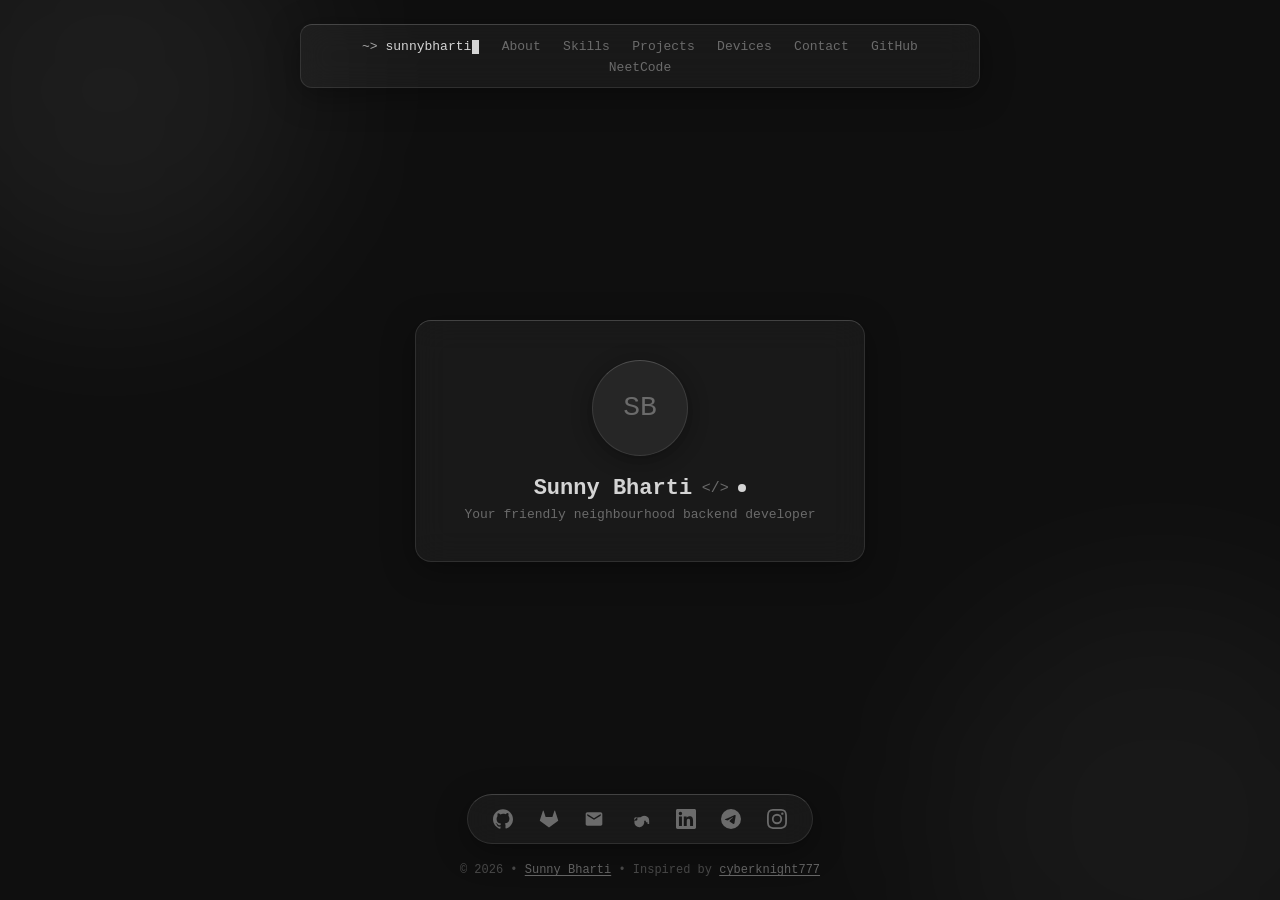
<file: index.html>
<!DOCTYPE html>
<html lang="en">

<head>
  <meta charset="UTF-8" />
  <meta name="viewport" content="width=device-width, initial-scale=1.0" />
  <title>Sunny Bharti</title>
  <style>
    :root {
      --bg: #0f0f0f;
      --fg: #d4d4d4;
      --fg-dim: #6b6b6b;
      --border: #1e1e1e;
      --accent: #a8a8a8;
      --glass-bg: rgba(255, 255, 255, 0.045);
      --glass-border: rgba(255, 255, 255, 0.10);
      --glass-hi: rgba(255, 255, 255, 0.18);
    }

    * {
      box-sizing: border-box;
      margin: 0;
      padding: 0;
    }

    body {
      background: var(--bg);
      color: var(--fg);
      font-family: 'Courier New', Courier, monospace;
      font-size: 14px;
      min-height: 100vh;
      padding: 1.5rem 1.5rem 1.2rem;
      display: flex;
      flex-direction: column;
      position: relative;
      overflow-x: hidden;
    }

    /* soft neutral glow behind the glass so the blur is visible */
    body::before,
    body::after {
      content: "";
      position: fixed;
      border-radius: 50%;
      filter: blur(90px);
      z-index: -1;
      pointer-events: none;
    }

    body::before {
      width: 420px;
      height: 420px;
      top: -120px;
      left: -100px;
      background: rgba(255, 255, 255, 0.06);
    }

    body::after {
      width: 480px;
      height: 480px;
      bottom: -160px;
      right: -120px;
      background: rgba(255, 255, 255, 0.04);
    }

    /* ── GLASS ── */
    .glass {
      background: var(--glass-bg);
      -webkit-backdrop-filter: blur(16px) saturate(140%);
      backdrop-filter: blur(16px) saturate(140%);
      border: 1px solid var(--glass-border);
      border-top-color: var(--glass-hi);
      border-radius: 12px;
      box-shadow: 0 8px 32px rgba(0, 0, 0, 0.35);
    }

    /* ── NAV ── */
    nav {
      width: 100%;
      max-width: 680px;
      margin: 0 auto;
      padding: 0.8rem 1.2rem;
    }

    nav ul {
      list-style: none;
      display: flex;
      flex-wrap: wrap;
      align-items: center;
      justify-content: center;
      gap: 0.3rem 1.4rem;
    }

    nav a {
      font-size: 13px;
      color: var(--fg-dim);
      text-decoration: none;
    }

    nav a:hover {
      color: var(--fg);
      text-decoration: underline;
    }

    .nav-brand {
      color: var(--fg);
      text-decoration: none;
    }

    .nav-brand:hover {
      color: var(--accent);
    }

    .nav-brand .prefix {
      color: var(--accent);
    }

    .nav-brand .cursor {
      display: inline-block;
      width: 7px;
      height: 14px;
      background: #d4d4d4;
      margin-left: 1px;
      vertical-align: text-bottom;
      animation: cursor-blink 1s step-end infinite;
    }

    @keyframes cursor-blink {

      0%,
      100% {
        opacity: 1;
      }

      50% {
        opacity: 0;
      }
    }

    /* ── CENTER CONTENT ── */
    .center {
      flex: 1;
      display: flex;
      align-items: center;
      justify-content: center;
      padding: 2rem 0;
    }

    .hero {
      display: flex;
      flex-direction: column;
      align-items: center;
      padding: 2.4rem 3rem;
      border-radius: 16px;
      transition: border-color 0.2s, transform 0.2s;
    }

    .hero:hover {
      border-color: rgba(255, 255, 255, 0.30);
      transform: translateY(-2px);
    }

    .avatar {
      width: 96px;
      height: 96px;
      border-radius: 50%;
      background: rgba(255, 255, 255, 0.06);
      border: 1px solid var(--glass-border);
      border-top-color: var(--glass-hi);
      display: flex;
      align-items: center;
      justify-content: center;
      font-size: 28px;
      color: var(--fg-dim);
      margin-bottom: 1.25rem;
      box-shadow: 0 4px 20px rgba(0, 0, 0, 0.35);
    }

    h1 {
      font-size: 22px;
      font-weight: bold;
      color: var(--fg);
      margin-bottom: 0.4rem;
      text-align: center;
      display: flex;
      align-items: center;
      gap: 0.6rem;
    }

    .tag {
      font-size: 15px;
      color: var(--fg-dim);
      font-weight: normal;
    }

    .blink-dot {
      width: 8px;
      height: 8px;
      border-radius: 50%;
      background: #d4d4d4;
      display: inline-block;
      animation: blink 1.2s step-start infinite;
      flex-shrink: 0;
    }

    @keyframes blink {

      0%,
      100% {
        opacity: 1;
      }

      50% {
        opacity: 0;
      }
    }

    .tagline {
      font-size: 13px;
      color: var(--fg-dim);
      text-align: center;
    }

    /* ── BOTTOM SECTION ── */
    .bottom {
      display: flex;
      flex-direction: column;
      align-items: center;
      gap: 1rem;
    }

    .social-row {
      display: flex;
      flex-wrap: wrap;
      justify-content: center;
      gap: 1.6rem;
      align-items: center;
      padding: 0.9rem 1.6rem;
      border-radius: 999px;
    }

    .social-row a {
      color: var(--fg-dim);
      text-decoration: none;
      display: flex;
      align-items: center;
      transition: color 0.15s, transform 0.15s;
    }

    .social-row a:hover {
      color: var(--fg);
      transform: translateY(-2px);
    }

    .social-row svg {
      width: 20px;
      height: 20px;
      fill: currentColor;
    }

    footer {
      font-size: 12px;
      color: #4a4a4a;
      text-align: center;
      line-height: 1.7;
    }

    footer a {
      color: #666;
      text-decoration: underline;
      text-underline-offset: 2px;
    }

    footer a:hover {
      color: var(--fg-dim);
    }

    @media (max-width: 520px) {
      body {
        padding: 1rem 0.8rem;
      }

      .hero {
        padding: 2rem 1.4rem;
      }

      .social-row {
        gap: 1.2rem;
        border-radius: 16px;
      }
    }

    /* fallback if backdrop-filter isn't supported */
    @supports not ((backdrop-filter: blur(1px)) or (-webkit-backdrop-filter: blur(1px))) {
      .glass {
        background: rgba(30, 30, 30, 0.92);
      }
    }
  </style>
</head>

<body>

  <nav class="glass">
    <ul>
      <li><a href="index.html" class="nav-brand"><span class="prefix">~&gt;</span> sunnybharti<span
            class="cursor"></span></a></li>
      <li><a href="about.html">About</a></li>
      <li><a href="skills.html">Skills</a></li>
      <li><a href="projects.html">Projects</a></li>
      <li><a href="devices.html">Devices</a></li>
      <li><a href="contact.html">Contact</a></li>
      <li><a href="https://github.com/sunnybharti072006" target="_blank">GitHub</a></li>
      <li><a href="https://neetcode.io/user/SteadyBlaze575" target="_blank">NeetCode</a></li>
    </ul>
  </nav>

  <div class="center">
    <div class="glass hero">
      <div class="avatar">SB</div>

      <h1>
        Sunny Bharti
        <span class="tag">&lt;/&gt;</span>
        <span class="blink-dot"></span>
      </h1>

      <p class="tagline">Your friendly neighbourhood backend developer</p>
    </div>
  </div>

  <div class="bottom">
    <div class="glass social-row">

      <!-- GitHub -->
      <a href="https://github.com/sunnybharti072006" target="_blank" title="GitHub">
        <svg viewBox="0 0 24 24" xmlns="http://www.w3.org/2000/svg">
          <path
            d="M12 .297c-6.63 0-12 5.373-12 12 0 5.303 3.438 9.8 8.205 11.385.6.113.82-.258.82-.577 0-.285-.01-1.04-.015-2.04-3.338.724-4.042-1.61-4.042-1.61-.546-1.387-1.333-1.756-1.333-1.756-1.089-.745.083-.729.083-.729 1.205.084 1.839 1.237 1.839 1.237 1.07 1.834 2.807 1.304 3.492.997.107-.775.418-1.305.762-1.604-2.665-.305-5.467-1.334-5.467-5.931 0-1.311.469-2.381 1.236-3.221-.124-.303-.535-1.524.117-3.176 0 0 1.008-.322 3.301 1.23A11.509 11.509 0 0 1 12 5.803c1.02.005 2.047.138 3.006.404 2.291-1.552 3.297-1.23 3.297-1.23.653 1.653.242 2.874.118 3.176.77.84 1.235 1.911 1.235 3.221 0 4.609-2.807 5.624-5.479 5.921.43.372.823 1.102.823 2.222 0 1.606-.015 2.896-.015 3.286 0 .322.216.694.825.576C20.565 22.092 24 17.592 24 12.297c0-6.627-5.373-12-12-12" />
        </svg>
      </a>

      <!-- GitLab -->
      <a href="https://gitlab.com/sunnybharti072006" target="_blank" title="GitLab">
        <svg viewBox="0 0 24 24" xmlns="http://www.w3.org/2000/svg">
          <path
            d="M22.65 14.39L12 22.13 1.35 14.39a.84.84 0 0 1-.3-.94l1.22-3.78 2.44-7.51A.42.42 0 0 1 4.82 2a.43.43 0 0 1 .58 0 .42.42 0 0 1 .11.18l2.44 7.49h8.1l2.44-7.51A.42.42 0 0 1 18.6 2a.43.43 0 0 1 .58 0 .42.42 0 0 1 .11.18l2.44 7.51L23 13.45a.84.84 0 0 1-.35.94z" />
        </svg>
      </a>

      <!-- Email -->
      <a href="mailto:sunnybharti3.142e@gmail.com" title="Email">
        <svg viewBox="0 0 24 24" xmlns="http://www.w3.org/2000/svg">
          <path
            d="M20 4H4c-1.1 0-2 .9-2 2v12c0 1.1.9 2 2 2h16c1.1 0 2-.9 2-2V6c0-1.1-.9-2-2-2zm0 4-8 5-8-5V6l8 5 8-5v2z" />
        </svg>
      </a>

      <!-- NeetCode -->
      <a href="https://neetcode.io/user/SteadyBlaze575" target="_blank" title="NeetCode">
        <svg viewBox="0 0 24 24" xmlns="http://www.w3.org/2000/svg">
          <path
            d="M12.65 10A6 6 0 1 0 17 14.35V14h2v2h2v2h2v-4.35A6 6 0 0 0 12.65 10zM7 14a2 2 0 1 1 0-4 2 2 0 0 1 0 4z" />
        </svg>
      </a>

      <!-- LinkedIn -->
      <a href="https://www.linkedin.com/in/sunny-kumar-69316b330" target="_blank" title="LinkedIn">
        <svg viewBox="0 0 24 24" xmlns="http://www.w3.org/2000/svg">
          <path
            d="M20.447 20.452h-3.554v-5.569c0-1.328-.027-3.037-1.852-3.037-1.853 0-2.136 1.445-2.136 2.939v5.667H9.351V9h3.414v1.561h.046c.477-.9 1.637-1.85 3.37-1.85 3.601 0 4.267 2.37 4.267 5.455v6.286zM5.337 7.433a2.062 2.062 0 0 1-2.063-2.065 2.064 2.064 0 1 1 2.063 2.065zm1.782 13.019H3.555V9h3.564v11.452zM22.225 0H1.771C.792 0 0 .774 0 1.729v20.542C0 23.227.792 24 1.771 24h20.451C23.2 24 24 23.227 24 22.271V1.729C24 .774 23.2 0 22.222 0h.003z" />
        </svg>
      </a>

      <!-- Telegram -->
      <a href="https://t.me/@Unknownman077" target="_blank" title="Telegram">
        <svg viewBox="0 0 24 24" xmlns="http://www.w3.org/2000/svg">
          <path
            d="M11.944 0A12 12 0 0 0 0 12a12 12 0 0 0 12 12 12 12 0 0 0 12-12A12 12 0 0 0 12 0a12 12 0 0 0-.056 0zm4.962 7.224c.1-.002.321.023.465.14a.506.506 0 0 1 .171.325c.016.093.036.306.02.472-.18 1.898-.962 6.502-1.36 8.627-.168.9-.499 1.201-.82 1.23-.696.065-1.225-.46-1.9-.902-1.056-.693-1.653-1.124-2.678-1.8-1.185-.78-.417-1.21.258-1.91.177-.184 3.247-2.977 3.307-3.23.007-.032.014-.15-.056-.212s-.174-.041-.249-.024c-.106.024-1.793 1.14-5.061 3.345-.48.33-.913.49-1.302.48-.428-.008-1.252-.241-1.865-.44-.752-.245-1.349-.374-1.297-.789.027-.216.325-.437.893-.663 3.498-1.524 5.83-2.529 6.998-3.014 3.332-1.386 4.025-1.627 4.476-1.635z" />
        </svg>
      </a>

      <!-- Instagram -->
      <a href="https://instagram.com/dev_sunnybharti" target="_blank" title="Instagram">
        <svg viewBox="0 0 24 24" xmlns="http://www.w3.org/2000/svg">
          <path
            d="M12 2.163c3.204 0 3.584.012 4.85.07 3.252.148 4.771 1.691 4.919 4.919.058 1.265.069 1.645.069 4.849 0 3.205-.012 3.584-.069 4.849-.149 3.225-1.664 4.771-4.919 4.919-1.266.058-1.644.07-4.85.07-3.204 0-3.584-.012-4.849-.07-3.26-.149-4.771-1.699-4.919-4.92-.058-1.265-.07-1.644-.07-4.849 0-3.204.013-3.583.07-4.849.149-3.227 1.664-4.771 4.919-4.919 1.266-.057 1.645-.069 4.849-.069zM12 0C8.741 0 8.333.014 7.053.072 2.695.272.273 2.69.073 7.052.014 8.333 0 8.741 0 12c0 3.259.014 3.668.072 4.948.2 4.358 2.618 6.78 6.98 6.98C8.333 23.986 8.741 24 12 24c3.259 0 3.668-.014 4.948-.072 4.354-.2 6.782-2.618 6.979-6.98.059-1.28.073-1.689.073-4.948 0-3.259-.014-3.667-.072-4.947-.196-4.354-2.617-6.78-6.979-6.98C15.668.014 15.259 0 12 0zm0 5.838a6.162 6.162 0 1 0 0 12.324 6.162 6.162 0 0 0 0-12.324zM12 16a4 4 0 1 1 0-8 4 4 0 0 1 0 8zm6.406-11.845a1.44 1.44 0 1 0 0 2.881 1.44 1.44 0 0 0 0-2.881z" />
        </svg>
      </a>

    </div>

    <footer>
      © 2026 &bull; <a href="#">Sunny Bharti</a> &bull; Inspired by <a href="https://cyberknight777.dev"
        target="_blank">cyberknight777</a>
    </footer>
  </div>

</body>

</html>
</file>
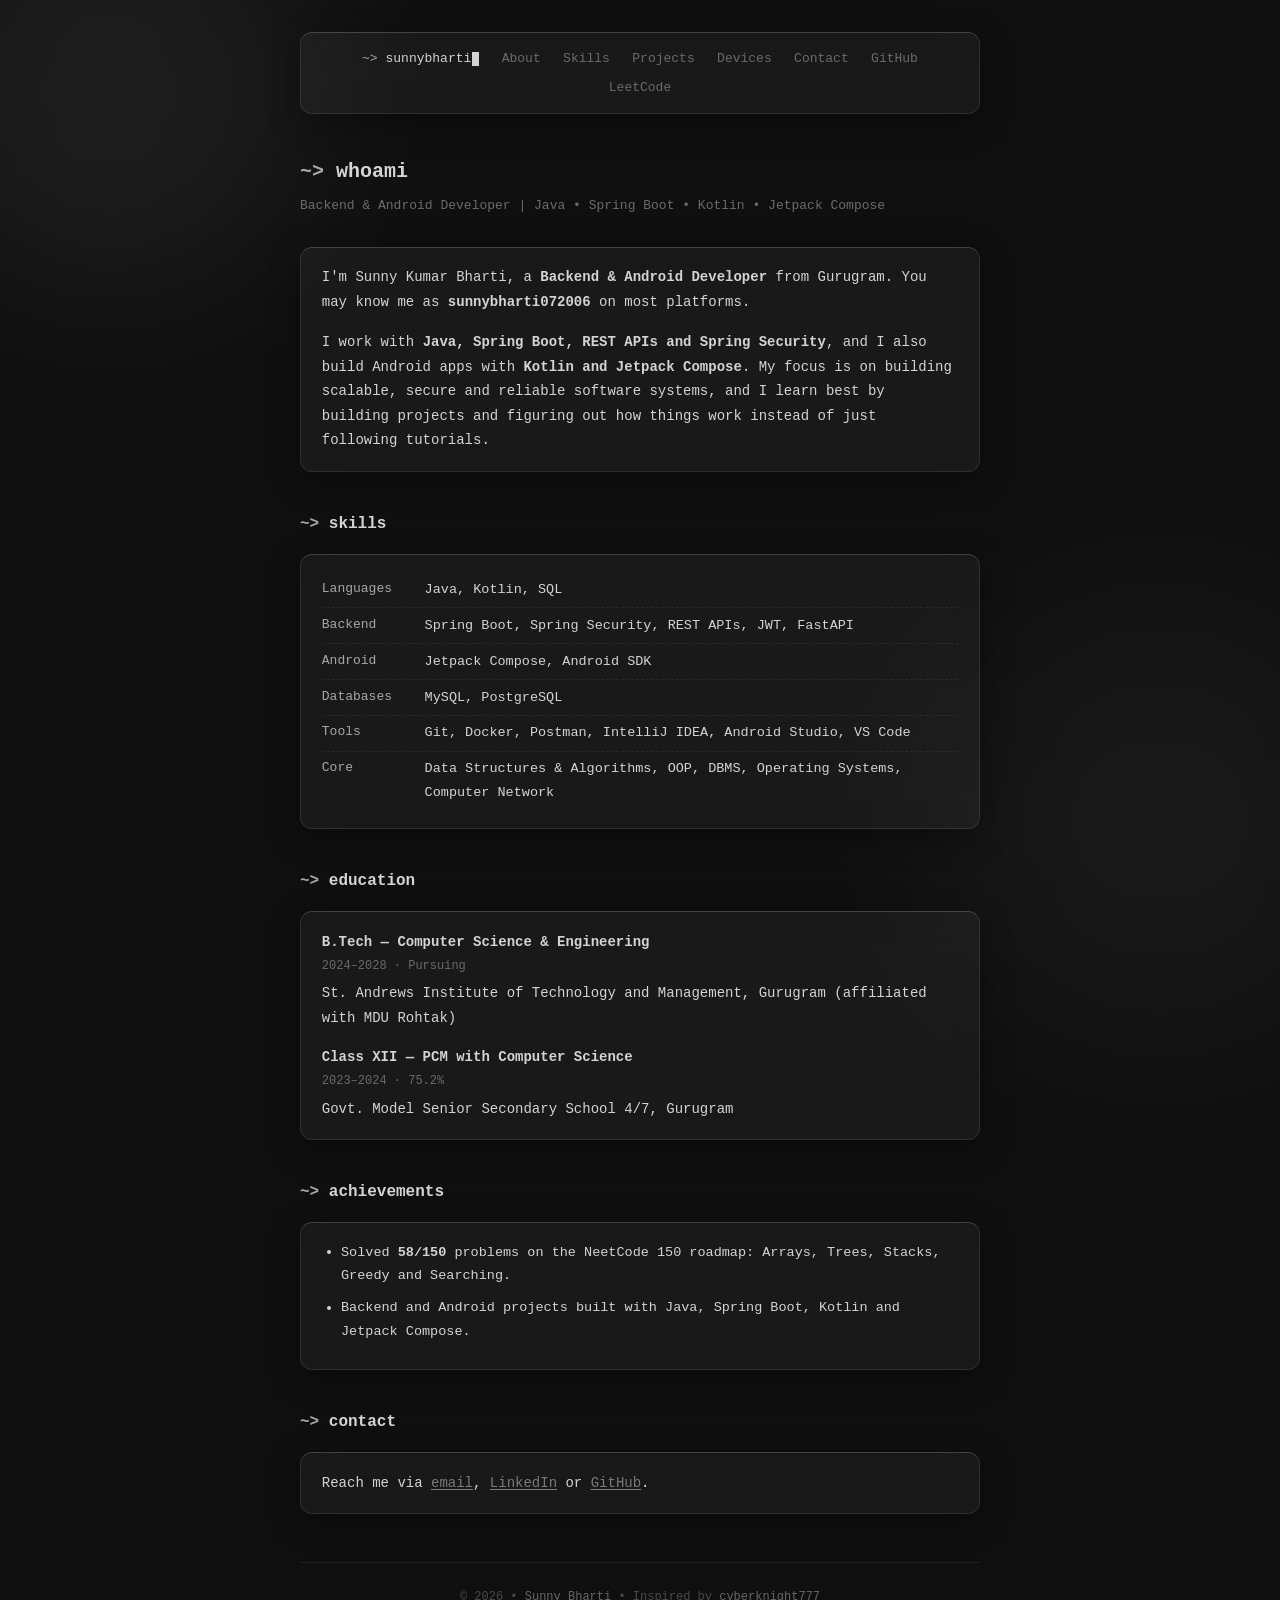
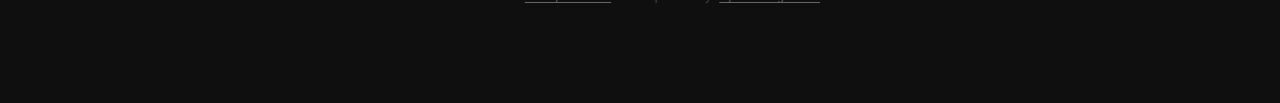
<file: about.html>
<!DOCTYPE html>
<html lang="en">

<head>
  <meta charset="UTF-8" />
  <meta name="viewport" content="width=device-width, initial-scale=1.0" />
  <title>~&gt; whoami :: Sunny Bharti</title>
  <style>
    :root {
      --bg: #0f0f0f;
      --fg: #d4d4d4;
      --fg-dim: #6b6b6b;
      --border: #1e1e1e;
      --green: #a8a8a8;
      --link: #7a7a7a;
      --glass-bg: rgba(255, 255, 255, 0.045);
      --glass-border: rgba(255, 255, 255, 0.10);
      --glass-hi: rgba(255, 255, 255, 0.18);
    }

    * {
      box-sizing: border-box;
      margin: 0;
      padding: 0;
    }

    html {
      scroll-behavior: smooth;
    }

    body {
      background: var(--bg);
      color: var(--fg);
      font-family: 'Courier New', Courier, monospace;
      font-size: 14px;
      min-height: 100vh;
      padding: 2rem 1.5rem;
      line-height: 1.75;
      position: relative;
      overflow-x: hidden;
    }

    /* soft glowing blobs behind the glass so the blur is actually visible */
    body::before,
    body::after {
      content: "";
      position: fixed;
      border-radius: 50%;
      filter: blur(90px);
      z-index: -1;
      pointer-events: none;
    }

    body::before {
      width: 420px;
      height: 420px;
      top: -120px;
      left: -100px;
      background: rgba(255, 255, 255, 0.06);
    }

    body::after {
      width: 480px;
      height: 480px;
      bottom: -160px;
      right: -120px;
      background: rgba(255, 255, 255, 0.04);
    }

    /* ── GLASS ── */
    .glass {
      background: var(--glass-bg);
      -webkit-backdrop-filter: blur(16px) saturate(140%);
      backdrop-filter: blur(16px) saturate(140%);
      border: 1px solid var(--glass-border);
      border-top-color: var(--glass-hi);
      border-radius: 12px;
      box-shadow: 0 8px 32px rgba(0, 0, 0, 0.35);
    }

    /* ── NAV ── */
    nav {
      max-width: 680px;
      margin: 0 auto 2.5rem;
      padding: 0.8rem 1.2rem;
      position: sticky;
      top: 0.8rem;
      z-index: 10;
    }

    nav ul {
      list-style: none;
      display: flex;
      flex-wrap: wrap;
      align-items: center;
      justify-content: center;
      gap: 0.3rem 1.4rem;
    }

    nav a {
      font-size: 13px;
      color: var(--fg-dim);
      text-decoration: none;
    }

    nav a:hover {
      color: var(--fg);
      text-decoration: underline;
    }

    .nav-brand {
      color: var(--fg);
      text-decoration: none;
    }

    .nav-brand:hover {
      color: var(--green);
    }

    .nav-brand .prefix {
      color: var(--green);
    }

    .nav-brand .cursor {
      display: inline-block;
      width: 7px;
      height: 14px;
      background: #d4d4d4;
      margin-left: 1px;
      vertical-align: text-bottom;
      animation: cursor-blink 1s step-end infinite;
    }

    @keyframes cursor-blink {

      0%,
      100% {
        opacity: 1;
      }

      50% {
        opacity: 0;
      }
    }

    /* ── CONTENT ── */
    .content {
      max-width: 680px;
      margin: 0 auto;
      padding-bottom: 4rem;
    }

    h1 {
      font-size: 20px;
      font-weight: bold;
      color: var(--fg);
      margin-bottom: 0.4rem;
    }

    h1 .prefix,
    h2 .prefix {
      color: var(--green);
    }

    .tagline {
      color: var(--fg-dim);
      margin-bottom: 1.8rem;
      font-size: 13px;
    }

    h2 {
      font-size: 16px;
      font-weight: bold;
      color: var(--fg);
      margin: 2.4rem 0 1rem;
    }

    h3 {
      font-size: 14px;
      color: var(--fg);
      margin-bottom: 0.1rem;
    }

    p {
      margin-bottom: 1rem;
      color: var(--fg);
      font-size: 14px;
    }

    a {
      color: var(--link);
      text-decoration: underline;
      text-underline-offset: 2px;
    }

    a:hover {
      color: var(--fg);
    }

    strong {
      color: var(--fg);
      font-weight: bold;
    }

    code {
      background: rgba(255, 255, 255, 0.06);
      border: 1px solid var(--glass-border);
      padding: 1px 6px;
      border-radius: 3px;
      font-size: 13px;
      color: var(--fg-dim);
    }

    em {
      font-style: italic;
      color: var(--fg-dim);
    }

    ul.plain {
      margin: 0.6rem 0 0 1.2rem;
      list-style: disc;
    }

    ul.plain li {
      margin-bottom: 0.5rem;
      font-size: 13.5px;
      color: var(--fg);
    }

    /* ── CARDS ── */
    .card {
      padding: 1.1rem 1.3rem;
      margin-bottom: 1rem;
      transition: border-color 0.2s, transform 0.2s;
    }

    .card:hover {
      border-color: rgba(255, 255, 255, 0.30);
      transform: translateY(-2px);
    }

    .card .stack {
      font-size: 12px;
      color: var(--green);
      margin-bottom: 0.4rem;
    }

    .card .meta {
      font-size: 12px;
      color: var(--fg-dim);
    }

    /* skills */
    .skill-row {
      display: flex;
      gap: 0.8rem;
      padding: 0.35rem 0;
      border-bottom: 1px dashed rgba(255, 255, 255, 0.07);
    }

    .skill-row:last-child {
      border-bottom: none;
    }

    .skill-row .k {
      flex: 0 0 90px;
      color: var(--green);
      font-size: 13px;
    }

    .skill-row .v {
      color: var(--fg);
      font-size: 13.5px;
    }

    /* ── FOOTER ── */
    footer {
      border-top: 1px solid var(--border);
      margin-top: 3rem;
      padding-top: 1.5rem;
      font-size: 12px;
      color: #4a4a4a;
      text-align: center;
      line-height: 1.7;
    }

    footer a {
      color: #666;
    }

    footer a:hover {
      color: var(--fg-dim);
    }

    @media (max-width: 520px) {
      body {
        padding: 1rem 0.8rem;
      }

      .skill-row {
        flex-direction: column;
        gap: 0;
      }

      .skill-row .k {
        flex: none;
      }
    }

    /* fallback if backdrop-filter isn't supported */
    @supports not ((backdrop-filter: blur(1px)) or (-webkit-backdrop-filter: blur(1px))) {
      .glass {
        background: rgba(30, 30, 30, 0.92);
      }
    }
  </style>
</head>

<body>

  <nav class="glass">
    <ul>
      <li><a href="index.html" class="nav-brand"><span class="prefix">~&gt;</span> sunnybharti<span
            class="cursor"></span></a></li>
      <li><a href="about.html">About</a></li>
      <li><a href="skills.html">Skills</a></li>
      <li><a href="projects.html">Projects</a></li>
      <li><a href="devices.html">Devices</a></li>
      <li><a href="contact.html">Contact</a></li>
      <li><a href="https://github.com/sunnybharti072006" target="_blank">GitHub</a></li>
      <li><a href="https://leetcode.com/u/sunnykumar_07/" target="_blank">LeetCode</a></li>
    </ul>
  </nav>

  <div class="content">

    <h1><span class="prefix">~&gt;</span> whoami</h1>
    <p class="tagline">Backend &amp; Android Developer | Java • Spring Boot • Kotlin • Jetpack Compose</p>

    <div class="glass card">
      <p>
        I'm Sunny Kumar Bharti, a <strong>Backend &amp; Android Developer</strong> from Gurugram.
        You may know me as <strong>sunnybharti072006</strong> on most platforms.
      </p>
      <p style="margin-bottom:0">
        I work with <strong>Java, Spring Boot, REST APIs and Spring Security</strong>, and I also build
        Android apps with <strong>Kotlin and Jetpack Compose</strong>. My focus is on building scalable,
        secure and reliable software systems, and I learn best by building projects and figuring out how
        things work instead of just following tutorials.
      </p>
    </div>

    <!-- ── SKILLS ── -->
    <h2><span class="prefix">~&gt;</span> skills</h2>

    <div class="glass card">
      <div class="skill-row"><span class="k">Languages</span><span class="v">Java, Kotlin, SQL</span></div>
      <div class="skill-row"><span class="k">Backend</span><span class="v">Spring Boot, Spring Security, REST APIs, JWT, FastAPI</span></div>
      <div class="skill-row"><span class="k">Android</span><span class="v">Jetpack Compose, Android SDK</span></div>
      <div class="skill-row"><span class="k">Databases</span><span class="v">MySQL, PostgreSQL</span></div>
      <div class="skill-row"><span class="k">Tools</span><span class="v">Git, Docker, Postman, IntelliJ IDEA, Android Studio, VS Code</span></div>
      <div class="skill-row"><span class="k">Core</span><span class="v">Data Structures &amp; Algorithms, OOP, DBMS, Operating Systems, Computer Network</span></div>
    </div>

    <!-- ── EDUCATION ── -->
    <h2><span class="prefix">~&gt;</span> education</h2>

    <div class="glass card">
      <h3>B.Tech — Computer Science &amp; Engineering</h3>
      <div class="meta">2024–2028 · Pursuing</div>
      <p style="margin:0.3rem 0 0.9rem">
        St. Andrews Institute of Technology and Management, Gurugram (affiliated with MDU Rohtak)
      </p>
      <h3>Class XII — PCM with Computer Science</h3>
      <div class="meta">2023–2024 · 75.2%</div>
      <p style="margin:0.3rem 0 0">Govt. Model Senior Secondary School 4/7, Gurugram</p>
    </div>

    <!-- ── ACHIEVEMENTS ── -->
    <h2><span class="prefix">~&gt;</span> achievements</h2>

    <div class="glass card">
      <ul class="plain" style="margin-top:0">
        <li>Solved <strong>58/150</strong> problems on the NeetCode 150 roadmap: Arrays, Trees, Stacks, Greedy and Searching.</li>
        <li>Backend and Android projects built with Java, Spring Boot, Kotlin and Jetpack Compose.</li>
      </ul>
    </div>

    <!-- ── CONTACT ── -->
    <h2><span class="prefix">~&gt;</span> contact</h2>

    <div class="glass card">
      <p style="margin-bottom:0">
        Reach me via <a href="mailto:sunnybharti3.142@gmail.com">email</a>,
        <a href="https://www.linkedin.com/in/sunny-kumar-69316b330" target="_blank">LinkedIn</a> or
        <a href="https://github.com/sunnybharti072006" target="_blank">GitHub</a>.
      </p>
    </div>

    <footer>
      © 2026 &bull; <a href="index.html">Sunny Bharti</a> &bull; Inspired by
      <a href="https://cyberknight777.dev" target="_blank">cyberknight777</a>
    </footer>

  </div>

</body>

</html>
</file>
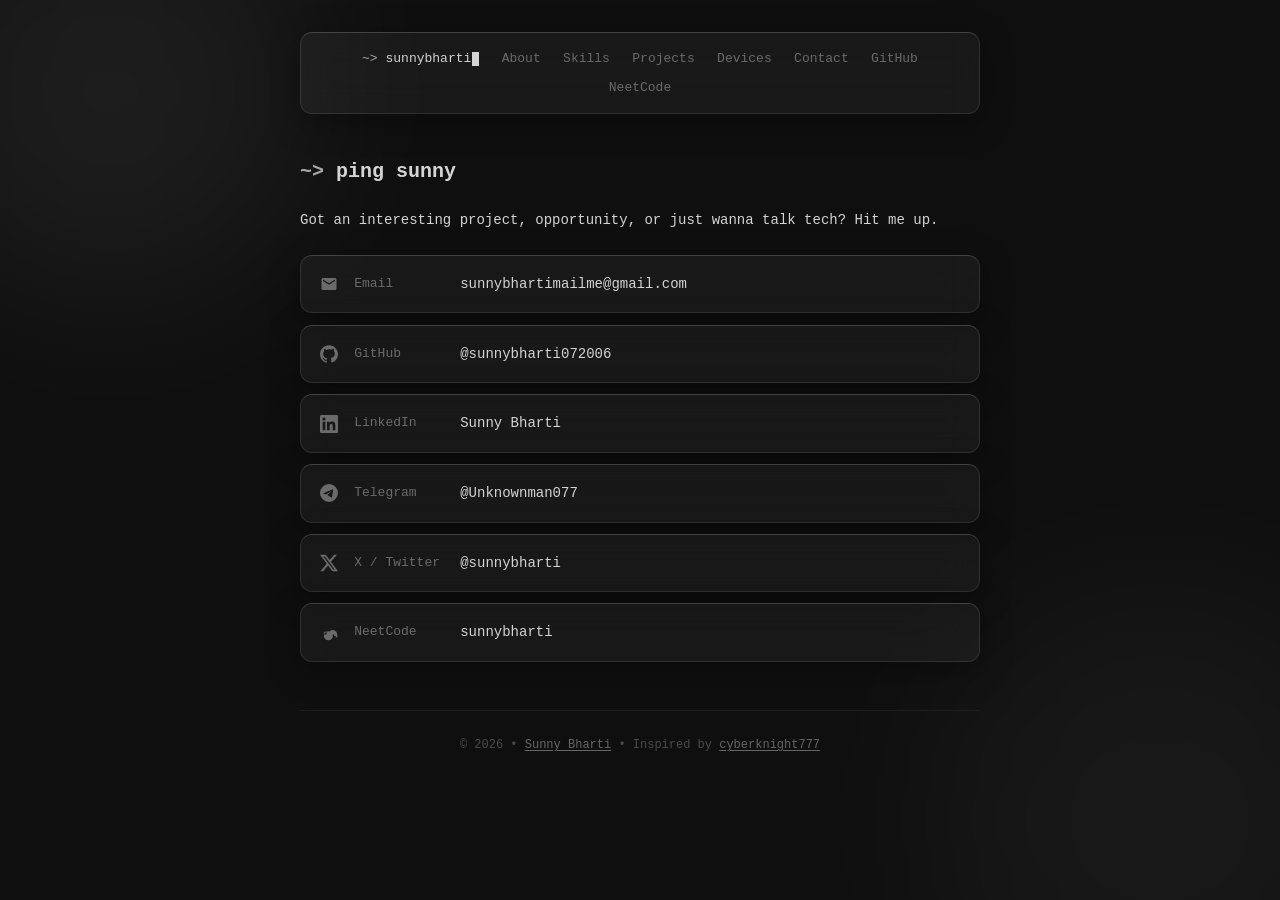
<file: contact.html>
<!DOCTYPE html>
<html lang="en">

<head>
  <meta charset="UTF-8" />
  <meta name="viewport" content="width=device-width, initial-scale=1.0" />
  <title>~&gt; contact :: Sunny Bharti</title>
  <style>
    :root {
      --bg: #0f0f0f;
      --fg: #d4d4d4;
      --fg-dim: #6b6b6b;
      --border: #1e1e1e;
      --accent: #a8a8a8;
      --link: #7a7a7a;
      --glass-bg: rgba(255, 255, 255, 0.045);
      --glass-border: rgba(255, 255, 255, 0.10);
      --glass-hi: rgba(255, 255, 255, 0.18);
    }

    * {
      box-sizing: border-box;
      margin: 0;
      padding: 0;
    }

    body {
      background: var(--bg);
      color: var(--fg);
      font-family: 'Courier New', Courier, monospace;
      font-size: 14px;
      min-height: 100vh;
      padding: 2rem 1.5rem;
      line-height: 1.75;
      position: relative;
      overflow-x: hidden;
    }

    /* soft neutral glow behind the glass so the blur is visible */
    body::before,
    body::after {
      content: "";
      position: fixed;
      border-radius: 50%;
      filter: blur(90px);
      z-index: -1;
      pointer-events: none;
    }

    body::before {
      width: 420px;
      height: 420px;
      top: -120px;
      left: -100px;
      background: rgba(255, 255, 255, 0.06);
    }

    body::after {
      width: 480px;
      height: 480px;
      bottom: -160px;
      right: -120px;
      background: rgba(255, 255, 255, 0.04);
    }

    /* ── GLASS ── */
    .glass {
      background: var(--glass-bg);
      -webkit-backdrop-filter: blur(16px) saturate(140%);
      backdrop-filter: blur(16px) saturate(140%);
      border: 1px solid var(--glass-border);
      border-top-color: var(--glass-hi);
      border-radius: 12px;
      box-shadow: 0 8px 32px rgba(0, 0, 0, 0.35);
    }

    /* ── NAV ── */
    nav {
      max-width: 680px;
      margin: 0 auto 2.5rem;
      padding: 0.8rem 1.2rem;
      position: sticky;
      top: 0.8rem;
      z-index: 10;
    }

    nav ul {
      list-style: none;
      display: flex;
      flex-wrap: wrap;
      align-items: center;
      justify-content: center;
      gap: 0.3rem 1.4rem;
    }

    nav a {
      font-size: 13px;
      color: var(--fg-dim);
      text-decoration: none;
    }

    nav a:hover {
      color: var(--fg);
      text-decoration: underline;
    }

    .nav-brand {
      color: var(--fg);
      text-decoration: none;
    }

    .nav-brand:hover {
      color: var(--accent);
    }

    .nav-brand .prefix {
      color: var(--accent);
    }

    .nav-brand .cursor {
      display: inline-block;
      width: 7px;
      height: 14px;
      background: #d4d4d4;
      margin-left: 1px;
      vertical-align: text-bottom;
      animation: cursor-blink 1s step-end infinite;
    }

    @keyframes cursor-blink {

      0%,
      100% {
        opacity: 1;
      }

      50% {
        opacity: 0;
      }
    }

    /* ── CONTENT ── */
    .content {
      max-width: 680px;
      margin: 0 auto;
      padding-bottom: 4rem;
    }

    h1 {
      font-size: 20px;
      font-weight: bold;
      margin-bottom: 1.2rem;
    }

    h1 .prefix {
      color: var(--accent);
    }

    p {
      margin-bottom: 1.4rem;
      font-size: 14px;
    }

    a {
      color: var(--link);
      text-decoration: underline;
      text-underline-offset: 2px;
    }

    a:hover {
      color: var(--fg);
    }

    .contact-item {
      display: flex;
      align-items: center;
      gap: 1rem;
      padding: 1rem 1.2rem;
      margin-bottom: 0.7rem;
      transition: border-color 0.2s, transform 0.2s;
    }

    .contact-item:hover {
      border-color: rgba(255, 255, 255, 0.30);
      transform: translateY(-2px);
    }

    .contact-item svg {
      width: 18px;
      height: 18px;
      fill: var(--fg-dim);
      flex-shrink: 0;
      transition: fill 0.2s;
    }

    .contact-item:hover svg {
      fill: var(--fg);
    }

    .contact-label {
      font-size: 13px;
      color: var(--fg-dim);
      min-width: 90px;
    }

    .contact-value a {
      color: var(--fg);
      text-decoration: none;
      word-break: break-all;
    }

    .contact-value a:hover {
      text-decoration: underline;
    }

    /* ── FOOTER ── */
    footer {
      border-top: 1px solid var(--border);
      margin-top: 3rem;
      padding-top: 1.5rem;
      font-size: 12px;
      color: #4a4a4a;
      text-align: center;
      line-height: 1.7;
    }

    footer a {
      color: #666;
    }

    footer a:hover {
      color: var(--fg-dim);
    }

    @media (max-width: 520px) {
      body {
        padding: 1rem 0.8rem;
      }

      .contact-label {
        min-width: 70px;
      }
    }

    /* fallback if backdrop-filter isn't supported */
    @supports not ((backdrop-filter: blur(1px)) or (-webkit-backdrop-filter: blur(1px))) {
      .glass {
        background: rgba(30, 30, 30, 0.92);
      }
    }
  </style>
</head>

<body>
  <nav class="glass">
    <ul>
      <li><a href="index.html" class="nav-brand"><span class="prefix">~&gt;</span> sunnybharti<span
            class="cursor"></span></a></li>
      <li><a href="about.html">About</a></li>
      <li><a href="skills.html">Skills</a></li>
      <li><a href="projects.html">Projects</a></li>
      <li><a href="devices.html">Devices</a></li>
      <li><a href="contact.html">Contact</a></li>
      <li><a href="https://github.com/sunnybharti072006" target="_blank">GitHub</a></li>
      <li><a href="https://neetcode.io/user/SteadyBlaze575" target="_blank">NeetCode</a></li>
    </ul>
  </nav>

  <div class="content">
    <h1><span class="prefix">~&gt;</span> ping sunny</h1>

    <p>Got an interesting project, opportunity, or just wanna talk tech? Hit me up.</p>

    <div class="glass contact-item">
      <svg viewBox="0 0 24 24">
        <path
          d="M20 4H4c-1.1 0-2 .9-2 2v12c0 1.1.9 2 2 2h16c1.1 0 2-.9 2-2V6c0-1.1-.9-2-2-2zm0 4-8 5-8-5V6l8 5 8-5v2z" />
      </svg>
      <span class="contact-label">Email</span>
      <span class="contact-value"><a href="mailto:sunnybhartimailme@gmail.com">sunnybhartimailme@gmail.com</a></span>
    </div>

    <div class="glass contact-item">
      <svg viewBox="0 0 24 24">
        <path
          d="M12 .297c-6.63 0-12 5.373-12 12 0 5.303 3.438 9.8 8.205 11.385.6.113.82-.258.82-.577 0-.285-.01-1.04-.015-2.04-3.338.724-4.042-1.61-4.042-1.61-.546-1.387-1.333-1.756-1.333-1.756-1.089-.745.083-.729.083-.729 1.205.084 1.839 1.237 1.839 1.237 1.07 1.834 2.807 1.304 3.492.997.107-.775.418-1.305.762-1.604-2.665-.305-5.467-1.334-5.467-5.931 0-1.311.469-2.381 1.236-3.221-.124-.303-.535-1.524.117-3.176 0 0 1.008-.322 3.301 1.23A11.509 11.509 0 0 1 12 5.803c1.02.005 2.047.138 3.006.404 2.291-1.552 3.297-1.23 3.297-1.23.653 1.653.242 2.874.118 3.176.77.84 1.235 1.911 1.235 3.221 0 4.609-2.807 5.624-5.479 5.921.43.372.823 1.102.823 2.222 0 1.606-.015 2.896-.015 3.286 0 .322.216.694.825.576C20.565 22.092 24 17.592 24 12.297c0-6.627-5.373-12-12-12" />
      </svg>
      <span class="contact-label">GitHub</span>
      <span class="contact-value"><a href="https://github.com/sunnybharti072006"
          target="_blank">@sunnybharti072006</a></span>
    </div>

    <div class="glass contact-item">
      <svg viewBox="0 0 24 24">
        <path
          d="M20.447 20.452h-3.554v-5.569c0-1.328-.027-3.037-1.852-3.037-1.853 0-2.136 1.445-2.136 2.939v5.667H9.351V9h3.414v1.561h.046c.477-.9 1.637-1.85 3.37-1.85 3.601 0 4.267 2.37 4.267 5.455v6.286zM5.337 7.433a2.062 2.062 0 0 1-2.063-2.065 2.064 2.064 0 1 1 2.063 2.065zm1.782 13.019H3.555V9h3.564v11.452zM22.225 0H1.771C.792 0 0 .774 0 1.729v20.542C0 23.227.792 24 1.771 24h20.451C23.2 24 24 23.227 24 22.271V1.729C24 .774 23.2 0 22.222 0h.003z" />
      </svg>
      <span class="contact-label">LinkedIn</span>
      <span class="contact-value"><a href="https://linkedin.com/in/sunny-kumar-69316b330" target="_blank">Sunny
          Bharti</a></span>
    </div>

    <div class="glass contact-item">
      <svg viewBox="0 0 24 24">
        <path
          d="M11.944 0A12 12 0 0 0 0 12a12 12 0 0 0 12 12 12 12 0 0 0 12-12A12 12 0 0 0 12 0a12 12 0 0 0-.056 0zm4.962 7.224c.1-.002.321.023.465.14a.506.506 0 0 1 .171.325c.016.093.036.306.02.472-.18 1.898-.962 6.502-1.36 8.627-.168.9-.499 1.201-.82 1.23-.696.065-1.225-.46-1.9-.902-1.056-.693-1.653-1.124-2.678-1.8-1.185-.78-.417-1.21.258-1.91.177-.184 3.247-2.977 3.307-3.23.007-.032.014-.15-.056-.212s-.174-.041-.249-.024c-.106.024-1.793 1.14-5.061 3.345-.48.33-.913.49-1.302.48-.428-.008-1.252-.241-1.865-.44-.752-.245-1.349-.374-1.297-.789.027-.216.325-.437.893-.663 3.498-1.524 5.83-2.529 6.998-3.014 3.332-1.386 4.025-1.627 4.476-1.635z" />
      </svg>
      <span class="contact-label">Telegram</span>
      <span class="contact-value"><a href="https://t.me/@Unknownman077" target="_blank">@Unknownman077</a></span>
    </div>

    <div class="glass contact-item">
      <svg viewBox="0 0 24 24">
        <path
          d="M18.901 1.153h3.68l-8.04 9.19L24 22.846h-7.406l-5.8-7.584-6.638 7.584H.474l8.6-9.83L0 1.154h7.594l5.243 6.932ZM17.61 20.644h2.039L6.486 3.24H4.298Z" />
      </svg>
      <span class="contact-label">X / Twitter</span>
      <span class="contact-value"><a href="https://x.com/sunny_bhar76521" target="_blank">@sunnybharti</a></span>
    </div>

    <div class="glass contact-item">
      <svg viewBox="0 0 24 24">
        <path
          d="M12.65 10A6 6 0 1 0 17 14.35V14h2v2h2v2h2v-4.35A6 6 0 0 0 12.65 10zM7 14a2 2 0 1 1 0-4 2 2 0 0 1 0 4z" />
      </svg>
      <span class="contact-label">NeetCode</span>
      <span class="contact-value"><a href="https://neetcode.io/user/SteadyBlaze575"
          target="_blank">sunnybharti</a></span>
    </div>

    <footer>
      © 2026 &bull; <a href="index.html">Sunny Bharti</a> &bull; Inspired by <a href="https://cyberknight777.dev"
        target="_blank">cyberknight777</a>
    </footer>
  </div>
</body>

</html>
</file>
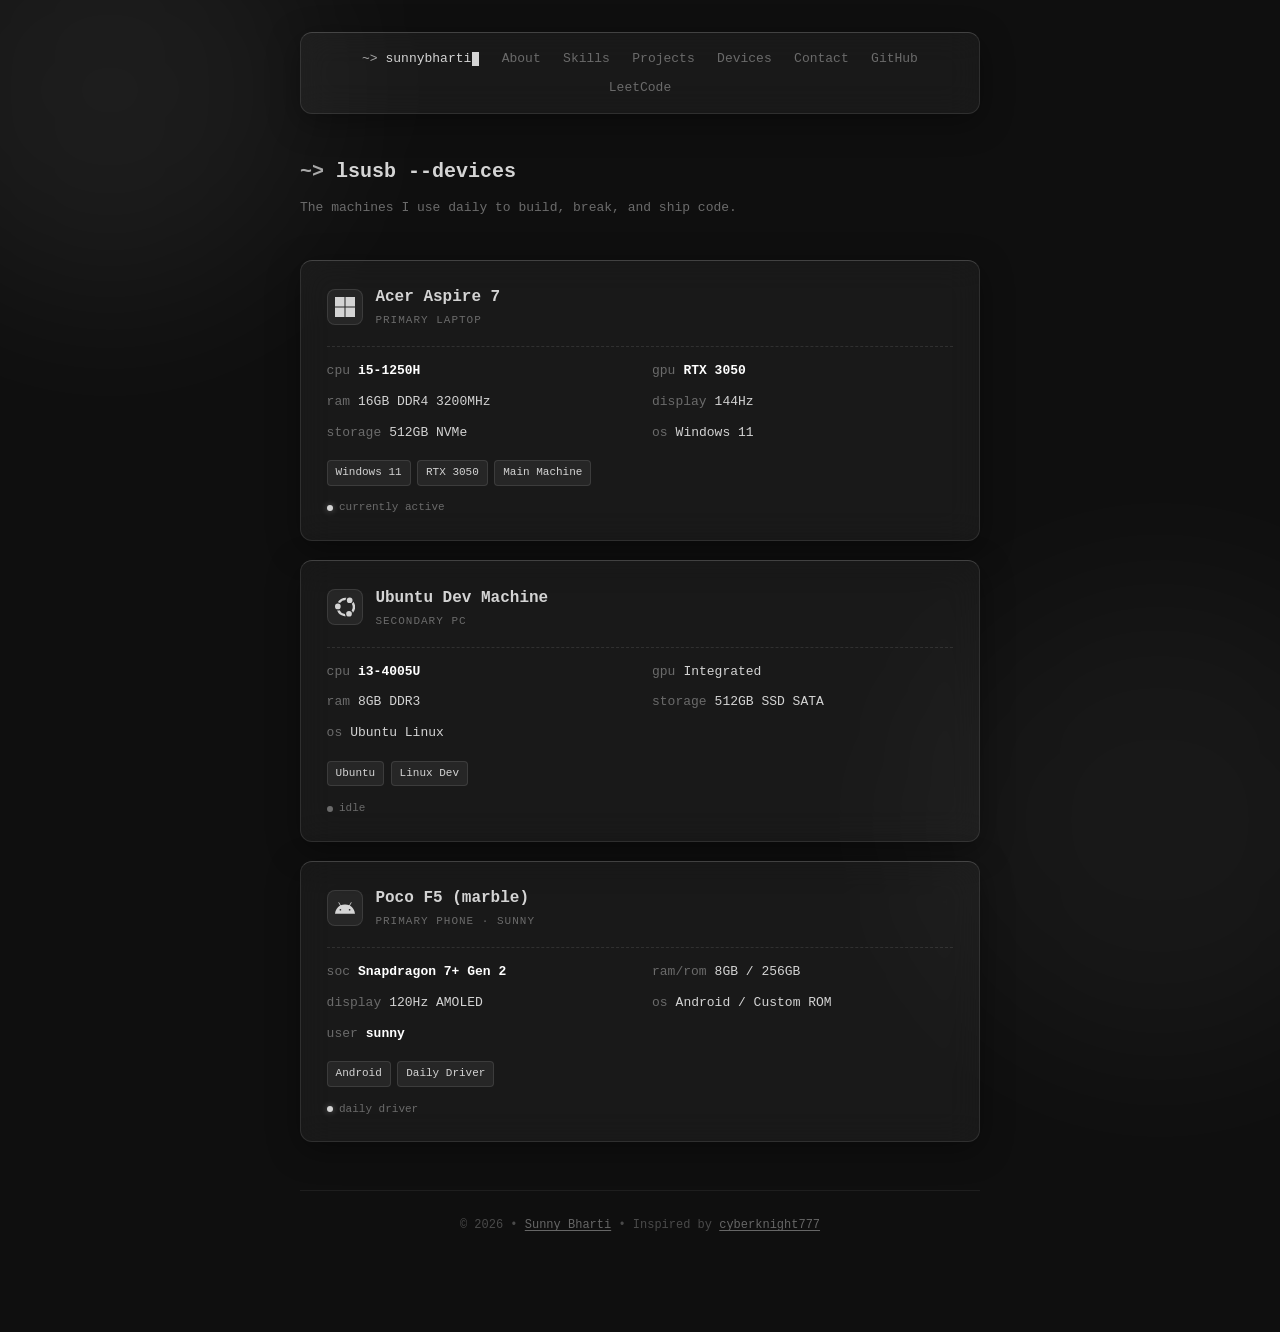
<file: devices.html>
<!DOCTYPE html>
<html lang="en">

<head>
  <meta charset="UTF-8" />
  <meta name="viewport" content="width=device-width, initial-scale=1.0" />
  <title>~&gt; devices :: Sunny Bharti</title>
  <style>
    :root {
      --bg: #0f0f0f;
      --fg: #d4d4d4;
      --fg-dim: #6b6b6b;
      --border: #1e1e1e;
      --accent: #a8a8a8;
      --link: #7a7a7a;
      --glass-bg: rgba(255, 255, 255, 0.045);
      --glass-border: rgba(255, 255, 255, 0.10);
      --glass-hi: rgba(255, 255, 255, 0.18);
    }

    * {
      box-sizing: border-box;
      margin: 0;
      padding: 0;
    }

    body {
      background: var(--bg);
      color: var(--fg);
      font-family: 'Courier New', Courier, monospace;
      font-size: 14px;
      min-height: 100vh;
      padding: 2rem 1.5rem;
      line-height: 1.75;
      position: relative;
      overflow-x: hidden;
    }

    /* soft neutral glow behind the glass so the blur is visible */
    body::before,
    body::after {
      content: "";
      position: fixed;
      border-radius: 50%;
      filter: blur(90px);
      z-index: -1;
      pointer-events: none;
    }

    body::before {
      width: 420px;
      height: 420px;
      top: -120px;
      left: -100px;
      background: rgba(255, 255, 255, 0.06);
    }

    body::after {
      width: 480px;
      height: 480px;
      bottom: -160px;
      right: -120px;
      background: rgba(255, 255, 255, 0.04);
    }

    /* ── GLASS ── */
    .glass {
      background: var(--glass-bg);
      -webkit-backdrop-filter: blur(16px) saturate(140%);
      backdrop-filter: blur(16px) saturate(140%);
      border: 1px solid var(--glass-border);
      border-top-color: var(--glass-hi);
      border-radius: 12px;
      box-shadow: 0 8px 32px rgba(0, 0, 0, 0.35);
    }

    /* ── NAV ── */
    nav {
      max-width: 680px;
      margin: 0 auto 2.5rem;
      padding: 0.8rem 1.2rem;
      position: sticky;
      top: 0.8rem;
      z-index: 10;
    }

    nav ul {
      list-style: none;
      display: flex;
      flex-wrap: wrap;
      align-items: center;
      justify-content: center;
      gap: 0.3rem 1.4rem;
    }

    nav a {
      font-size: 13px;
      color: var(--fg-dim);
      text-decoration: none;
    }

    nav a:hover {
      color: var(--fg);
      text-decoration: underline;
    }

    .nav-brand {
      color: var(--fg);
      text-decoration: none;
    }

    .nav-brand:hover {
      color: var(--accent);
    }

    .nav-brand .prefix {
      color: var(--accent);
    }

    .nav-brand .cursor {
      display: inline-block;
      width: 7px;
      height: 14px;
      background: #d4d4d4;
      margin-left: 1px;
      vertical-align: text-bottom;
      animation: cursor-blink 1s step-end infinite;
    }

    @keyframes cursor-blink {

      0%,
      100% {
        opacity: 1;
      }

      50% {
        opacity: 0;
      }
    }

    /* ── CONTENT ── */
    .content {
      max-width: 680px;
      margin: 0 auto;
      padding-bottom: 4rem;
    }

    h1 {
      font-size: 20px;
      font-weight: bold;
      margin-bottom: 0.5rem;
    }

    h1 .prefix {
      color: var(--accent);
    }

    .subtitle {
      font-size: 13px;
      color: var(--fg-dim);
      margin-bottom: 2.5rem;
    }

    /* ── DEVICE CARDS ── */
    .device-card {
      padding: 1.4rem 1.6rem;
      margin-bottom: 1.2rem;
      transition: border-color 0.2s, transform 0.2s;
      position: relative;
      overflow: hidden;
    }

    .device-card:hover {
      border-color: rgba(255, 255, 255, 0.30);
      transform: translateY(-2px);
    }

    .device-header {
      display: flex;
      align-items: center;
      gap: 0.8rem;
      margin-bottom: 1rem;
    }

    .device-icon {
      width: 36px;
      height: 36px;
      border-radius: 8px;
      display: flex;
      align-items: center;
      justify-content: center;
      flex-shrink: 0;
      color: var(--fg);
      background: rgba(255, 255, 255, 0.06);
      border: 1px solid var(--glass-border);
    }

    .device-icon svg {
      width: 20px;
      height: 20px;
      fill: currentColor;
    }

    .device-name {
      font-size: 16px;
      font-weight: bold;
      color: var(--fg);
    }

    .device-type {
      font-size: 11px;
      color: var(--fg-dim);
      text-transform: uppercase;
      letter-spacing: 1px;
    }

    .device-specs {
      display: grid;
      grid-template-columns: 1fr 1fr;
      gap: 0.5rem 1.5rem;
    }

    .spec {
      display: flex;
      align-items: baseline;
      gap: 0.5rem;
      font-size: 13px;
    }

    .spec-label {
      color: var(--fg-dim);
      min-width: fit-content;
      white-space: nowrap;
    }

    .spec-value {
      color: var(--fg);
    }

    .spec-value.highlight {
      color: #fff;
      font-weight: bold;
    }

    .device-tags {
      display: flex;
      flex-wrap: wrap;
      gap: 0.4rem;
      margin-top: 1rem;
    }

    .dtag {
      font-size: 11px;
      padding: 2px 8px;
      border-radius: 4px;
      color: var(--fg);
      background: rgba(255, 255, 255, 0.06);
      border: 1px solid var(--glass-border);
    }

    .device-divider {
      border: none;
      border-top: 1px dashed rgba(255, 255, 255, 0.10);
      margin: 0.8rem 0;
    }

    /* ── STATUS INDICATOR ── */
    .status-dot {
      width: 6px;
      height: 6px;
      border-radius: 50%;
      display: inline-block;
      margin-right: 0.4rem;
      flex-shrink: 0;
    }

    .status-dot.active {
      background: #d4d4d4;
      box-shadow: 0 0 6px rgba(255, 255, 255, 0.35);
      animation: pulse 2s ease-in-out infinite;
    }

    .status-dot.idle {
      background: var(--fg-dim);
    }

    @keyframes pulse {

      0%,
      100% {
        opacity: 1;
      }

      50% {
        opacity: 0.4;
      }
    }

    .device-status {
      display: flex;
      align-items: center;
      font-size: 11px;
      color: var(--fg-dim);
      margin-top: 0.8rem;
    }

    /* ── FOOTER ── */
    footer {
      border-top: 1px solid var(--border);
      margin-top: 3rem;
      padding-top: 1.5rem;
      font-size: 12px;
      color: #4a4a4a;
      text-align: center;
      line-height: 1.7;
    }

    footer a {
      color: #666;
      text-decoration: underline;
      text-underline-offset: 2px;
    }

    footer a:hover {
      color: var(--fg-dim);
    }

    /* ── RESPONSIVE ── */
    @media (max-width: 480px) {
      body {
        padding: 1rem 0.8rem;
      }

      .device-specs {
        grid-template-columns: 1fr;
      }
    }

    /* fallback if backdrop-filter isn't supported */
    @supports not ((backdrop-filter: blur(1px)) or (-webkit-backdrop-filter: blur(1px))) {
      .glass {
        background: rgba(30, 30, 30, 0.92);
      }
    }
  </style>
</head>

<body>
  <nav class="glass">
    <ul>
      <li><a href="index.html" class="nav-brand"><span class="prefix">~&gt;</span> sunnybharti<span
            class="cursor"></span></a></li>
      <li><a href="about.html">About</a></li>
      <li><a href="skills.html">Skills</a></li>
      <li><a href="projects.html">Projects</a></li>
      <li><a href="devices.html">Devices</a></li>
      <li><a href="contact.html">Contact</a></li>
      <li><a href="https://github.com/sunnybharti072006" target="_blank">GitHub</a></li>
      <li><a href="https://leetcode.com/u/sunnykumar_07/" target="_blank">LeetCode</a></li>
    </ul>
  </nav>

  <div class="content">
    <h1><span class="prefix">~&gt;</span> lsusb --devices</h1>
    <p class="subtitle">The machines I use daily to build, break, and ship code.</p>

    <!-- ── DEVICE 1: Acer Aspire 7 ── -->
    <div class="glass device-card" id="device-acer">
      <div class="device-header">
        <div class="device-icon">
          <svg viewBox="0 0 24 24" xmlns="http://www.w3.org/2000/svg">
            <path d="M0 0h11.377v11.372H0zm12.623 0H24v11.372H12.623zM0 12.623h11.377V24H0zm12.623 0H24V24H12.623z" />
          </svg>
        </div>
        <div>
          <div class="device-name">Acer Aspire 7</div>
          <div class="device-type">Primary Laptop</div>
        </div>
      </div>
      <hr class="device-divider">
      <div class="device-specs">
        <div class="spec">
          <span class="spec-label">cpu</span>
          <span class="spec-value highlight">i5-1250H</span>
        </div>
        <div class="spec">
          <span class="spec-label">gpu</span>
          <span class="spec-value highlight">RTX 3050</span>
        </div>
        <div class="spec">
          <span class="spec-label">ram</span>
          <span class="spec-value">16GB DDR4 3200MHz</span>
        </div>
        <div class="spec">
          <span class="spec-label">display</span>
          <span class="spec-value">144Hz</span>
        </div>
        <div class="spec">
          <span class="spec-label">storage</span>
          <span class="spec-value">512GB NVMe</span>
        </div>
        <div class="spec">
          <span class="spec-label">os</span>
          <span class="spec-value">Windows 11</span>
        </div>
      </div>
      <div class="device-tags">
        <span class="dtag">Windows 11</span>
        <span class="dtag">RTX 3050</span>
        <span class="dtag">Main Machine</span>
      </div>
      <div class="device-status">
        <span class="status-dot active"></span>
        currently active
      </div>
    </div>

    <!-- ── DEVICE 2: Ubuntu Machine ── -->
    <div class="glass device-card" id="device-ubuntu">
      <div class="device-header">
        <div class="device-icon">
          <svg viewBox="0 0 24 24" xmlns="http://www.w3.org/2000/svg">
            <path d="M17.61.455a3.41 3.41 0 0 0-3.41 3.41 3.41 3.41 0 0 0 3.41 3.41 3.41 3.41 0 0 0 3.41-3.41 3.41 3.41 0 0 0-3.41-3.41zM12.92.8C8.923.777 5.137 2.941 3.148 6.451a4.5 4.5 0 0 1 .26-.007 4.92 4.92 0 0 1 2.585.737A8.316 8.316 0 0 1 12.688 3.6 4.944 4.944 0 0 1 13.723.834 11.008 11.008 0 0 0 12.92.8zm9.226 4.994a4.915 4.915 0 0 1-1.918 2.246 8.36 8.36 0 0 1-.273 8.303 4.89 4.89 0 0 1 1.632 2.54 11.156 11.156 0 0 0 .559-13.089zM3.41 7.932A3.41 3.41 0 0 0 0 11.342a3.41 3.41 0 0 0 3.41 3.409 3.41 3.41 0 0 0 3.41-3.41 3.41 3.41 0 0 0-3.41-3.41zm2.027 7.866a4.908 4.908 0 0 1-2.915.358 11.1 11.1 0 0 0 7.991 6.698 11.234 11.234 0 0 0 2.422.249 4.879 4.879 0 0 1-.999-2.85 8.484 8.484 0 0 1-.836-.136 8.304 8.304 0 0 1-5.663-4.32zm11.405.928a3.41 3.41 0 0 0-3.41 3.41 3.41 3.41 0 0 0 3.41 3.41 3.41 3.41 0 0 0 3.41-3.41 3.41 3.41 0 0 0-3.41-3.41z" />
          </svg>
        </div>
        <div>
          <div class="device-name">Ubuntu Dev Machine</div>
          <div class="device-type">Secondary PC</div>
        </div>
      </div>
      <hr class="device-divider">
      <div class="device-specs">
        <div class="spec">
          <span class="spec-label">cpu</span>
          <span class="spec-value highlight">i3-4005U</span>
        </div>
        <div class="spec">
          <span class="spec-label">gpu</span>
          <span class="spec-value">Integrated</span>
        </div>
        <div class="spec">
          <span class="spec-label">ram</span>
          <span class="spec-value">8GB DDR3</span>
        </div>
        <div class="spec">
          <span class="spec-label">storage</span>
          <span class="spec-value">512GB SSD SATA</span>
        </div>
        <div class="spec">
          <span class="spec-label">os</span>
          <span class="spec-value">Ubuntu Linux</span>
        </div>
      </div>
      <div class="device-tags">
        <span class="dtag">Ubuntu</span>
        <span class="dtag">Linux Dev</span>
      </div>
      <div class="device-status">
        <span class="status-dot idle"></span>
        idle
      </div>
    </div>

    <!-- ── DEVICE 3: POCO F5 ── -->
    <div class="glass device-card" id="device-pocof5">
      <div class="device-header">
        <div class="device-icon">
          <svg viewBox="0 0 24 24" xmlns="http://www.w3.org/2000/svg">
            <path d="M17.532 15.106a1.003 1.003 0 1 1 .001-2.007 1.003 1.003 0 0 1 0 2.007zm-11.044 0a1.003 1.003 0 1 1 .001-2.007 1.003 1.003 0 0 1 0 2.007zm11.4-6.018 2.006-3.459a.413.413 0 1 0-.72-.407l-2.03 3.5A12.26 12.26 0 0 0 12.001 7.74a12.26 12.26 0 0 0-5.143.982l-2.03-3.5a.413.413 0 1 0-.72.407l2.006 3.46C2.678 11.21.287 14.756 0 18.862h24c-.287-4.106-2.678-7.652-6.112-9.774z" />
          </svg>
        </div>
        <div>
          <div class="device-name">Poco F5 (marble)</div>
          <div class="device-type">Primary Phone · sunny</div>
        </div>
      </div>
      <hr class="device-divider">
      <div class="device-specs">
        <div class="spec">
          <span class="spec-label">soc</span>
          <span class="spec-value highlight">Snapdragon 7+ Gen 2</span>
        </div>
        <div class="spec">
          <span class="spec-label">ram/rom</span>
          <span class="spec-value">8GB / 256GB</span>
        </div>
        <div class="spec">
          <span class="spec-label">display</span>
          <span class="spec-value">120Hz AMOLED</span>
        </div>
        <div class="spec">
          <span class="spec-label">os</span>
          <span class="spec-value">Android / Custom ROM</span>
        </div>
        <div class="spec">
          <span class="spec-label">user</span>
          <span class="spec-value highlight">sunny</span>
        </div>
      </div>
      <div class="device-tags">
        <span class="dtag">Android</span>
        <span class="dtag">Daily Driver</span>
      </div>
      <div class="device-status">
        <span class="status-dot active"></span>
        daily driver
      </div>
    </div>

    <footer>
      © 2026 &bull; <a href="index.html">Sunny Bharti</a> &bull; Inspired by <a href="https://cyberknight777.dev"
        target="_blank">cyberknight777</a>
    </footer>
  </div>
</body>

</html>
</file>
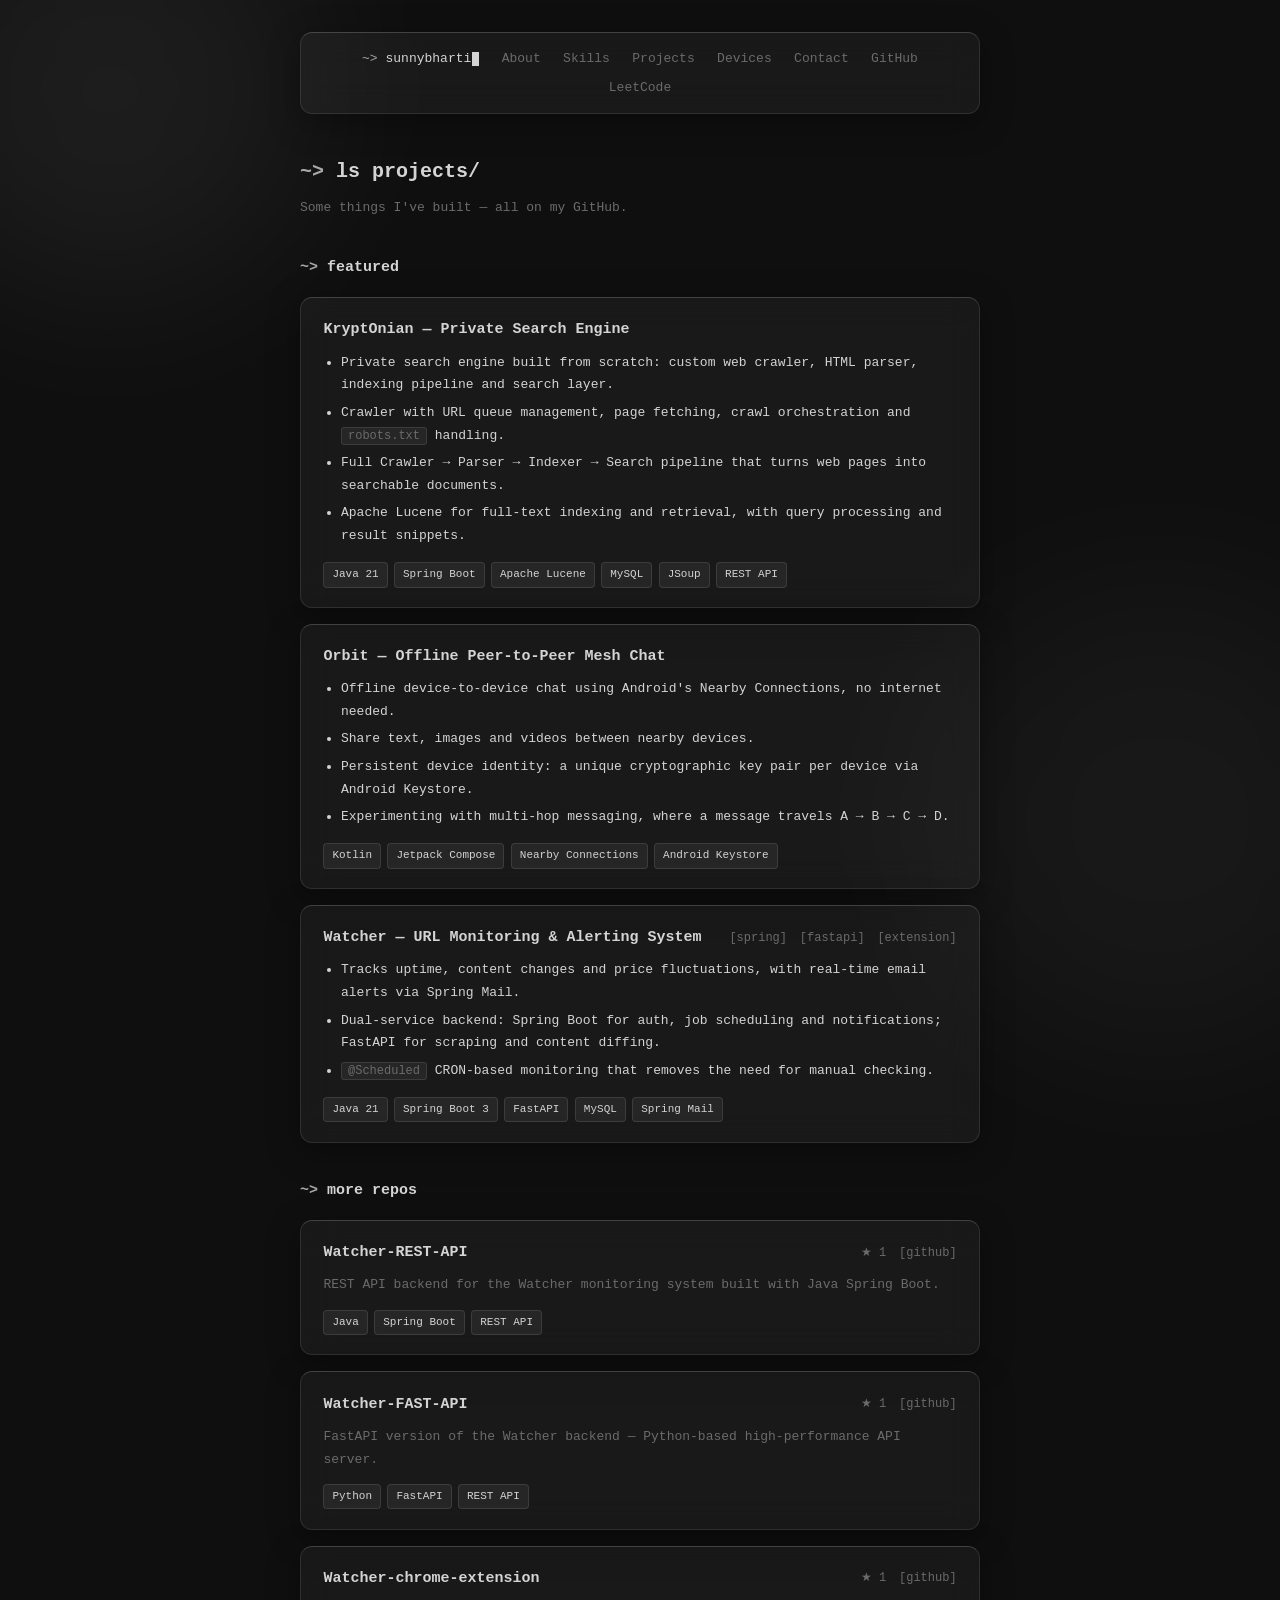
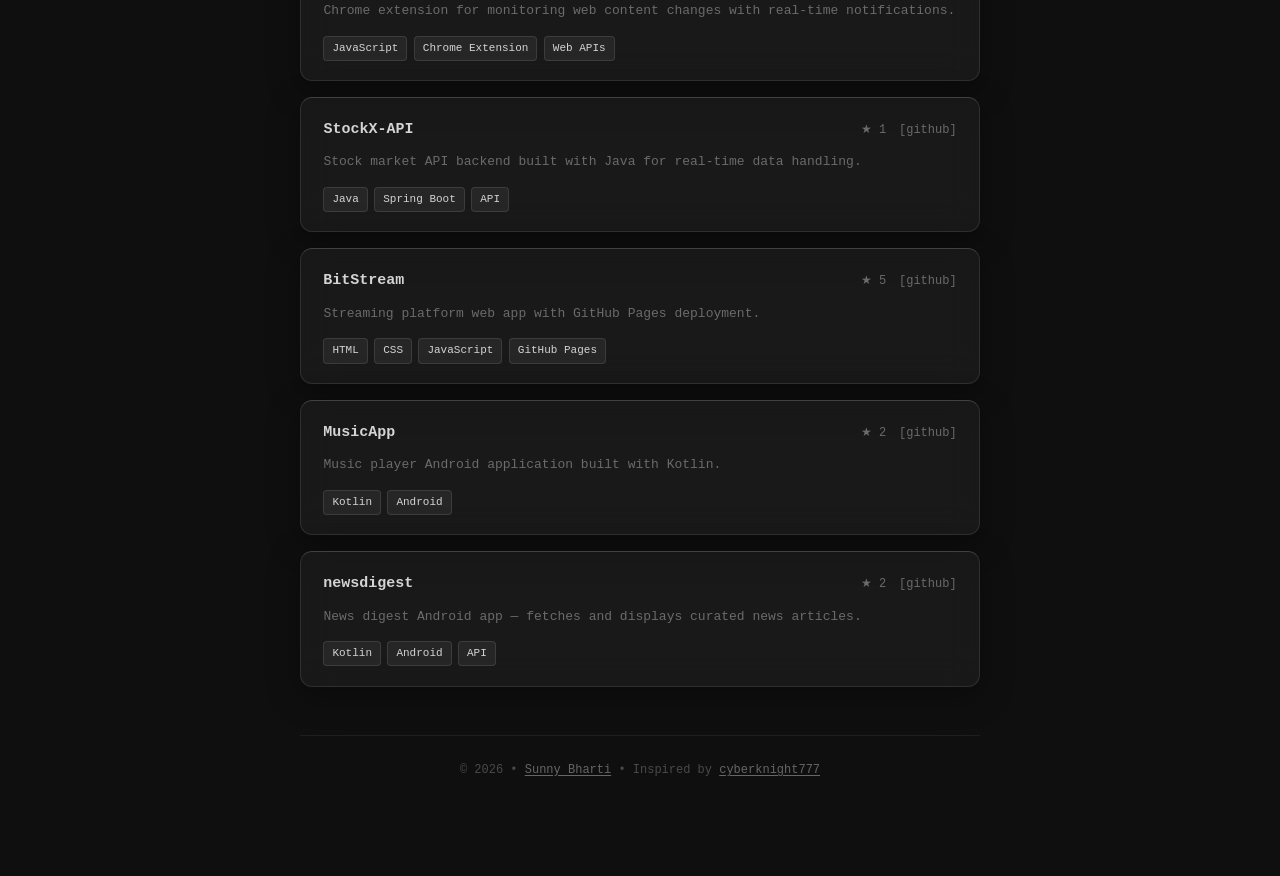
<file: projects.html>
<!DOCTYPE html>
<html lang="en">

<head>
  <meta charset="UTF-8" />
  <meta name="viewport" content="width=device-width, initial-scale=1.0" />
  <title>~&gt; projects :: Sunny Bharti</title>
  <style>
    :root {
      --bg: #0f0f0f;
      --fg: #d4d4d4;
      --fg-dim: #6b6b6b;
      --border: #1e1e1e;
      --accent: #a8a8a8;
      --link: #7a7a7a;
      --glass-bg: rgba(255, 255, 255, 0.045);
      --glass-border: rgba(255, 255, 255, 0.10);
      --glass-hi: rgba(255, 255, 255, 0.18);
    }

    * {
      box-sizing: border-box;
      margin: 0;
      padding: 0;
    }

    body {
      background: var(--bg);
      color: var(--fg);
      font-family: 'Courier New', Courier, monospace;
      font-size: 14px;
      min-height: 100vh;
      padding: 2rem 1.5rem;
      line-height: 1.75;
      position: relative;
      overflow-x: hidden;
    }

    /* soft neutral glow behind the glass so the blur is visible */
    body::before,
    body::after {
      content: "";
      position: fixed;
      border-radius: 50%;
      filter: blur(90px);
      z-index: -1;
      pointer-events: none;
    }

    body::before {
      width: 420px;
      height: 420px;
      top: -120px;
      left: -100px;
      background: rgba(255, 255, 255, 0.06);
    }

    body::after {
      width: 480px;
      height: 480px;
      bottom: -160px;
      right: -120px;
      background: rgba(255, 255, 255, 0.04);
    }

    /* ── GLASS ── */
    .glass {
      background: var(--glass-bg);
      -webkit-backdrop-filter: blur(16px) saturate(140%);
      backdrop-filter: blur(16px) saturate(140%);
      border: 1px solid var(--glass-border);
      border-top-color: var(--glass-hi);
      border-radius: 12px;
      box-shadow: 0 8px 32px rgba(0, 0, 0, 0.35);
    }

    /* ── NAV ── */
    nav {
      max-width: 680px;
      margin: 0 auto 2.5rem;
      padding: 0.8rem 1.2rem;
      position: sticky;
      top: 0.8rem;
      z-index: 10;
    }

    nav ul {
      list-style: none;
      display: flex;
      flex-wrap: wrap;
      align-items: center;
      justify-content: center;
      gap: 0.3rem 1.4rem;
    }

    nav a {
      font-size: 13px;
      color: var(--fg-dim);
      text-decoration: none;
    }

    nav a:hover {
      color: var(--fg);
      text-decoration: underline;
    }

    .nav-brand {
      color: var(--fg);
      text-decoration: none;
    }

    .nav-brand:hover {
      color: var(--accent);
    }

    .nav-brand .prefix {
      color: var(--accent);
    }

    .nav-brand .cursor {
      display: inline-block;
      width: 7px;
      height: 14px;
      background: #d4d4d4;
      margin-left: 1px;
      vertical-align: text-bottom;
      animation: cursor-blink 1s step-end infinite;
    }

    @keyframes cursor-blink {

      0%,
      100% {
        opacity: 1;
      }

      50% {
        opacity: 0;
      }
    }

    /* ── CONTENT ── */
    .content {
      max-width: 680px;
      margin: 0 auto;
      padding-bottom: 4rem;
    }

    h1 {
      font-size: 20px;
      font-weight: bold;
      margin-bottom: 0.5rem;
    }

    h1 .prefix,
    h2 .prefix {
      color: var(--accent);
    }

    h2 {
      font-size: 15px;
      font-weight: bold;
      margin: 2.2rem 0 1rem;
    }

    .subtitle {
      font-size: 13px;
      color: var(--fg-dim);
      margin-bottom: 1.5rem;
    }

    a {
      color: var(--link);
      text-decoration: underline;
      text-underline-offset: 2px;
    }

    a:hover {
      color: var(--fg);
    }

    code {
      background: rgba(255, 255, 255, 0.06);
      border: 1px solid var(--glass-border);
      padding: 1px 6px;
      border-radius: 3px;
      font-size: 12px;
      color: var(--fg-dim);
    }

    /* ── PROJECT CARDS ── */
    .project {
      padding: 1.2rem 1.4rem;
      margin-bottom: 1rem;
      transition: border-color 0.2s, transform 0.2s;
    }

    .project:hover {
      border-color: rgba(255, 255, 255, 0.30);
      transform: translateY(-2px);
    }

    .project-header {
      display: flex;
      justify-content: space-between;
      align-items: center;
      gap: 1rem;
      margin-bottom: 0.5rem;
    }

    .project-name {
      font-size: 15px;
      font-weight: bold;
      color: var(--fg);
    }

    .project-name a {
      color: var(--fg);
      text-decoration: none;
    }

    .project-name a:hover {
      text-decoration: underline;
    }

    .project-links {
      display: flex;
      gap: 0.8rem;
      flex-shrink: 0;
    }

    .project-links a {
      color: var(--fg-dim);
      font-size: 12px;
      text-decoration: none;
    }

    .project-links a:hover {
      color: var(--fg);
    }

    .project-desc {
      font-size: 13px;
      color: var(--fg-dim);
      margin-bottom: 0.8rem;
    }

    .project ul {
      margin: 0 0 0.9rem 1.1rem;
      list-style: disc;
    }

    .project li {
      font-size: 13px;
      color: var(--fg);
      margin-bottom: 0.3rem;
    }

    .project-tags {
      display: flex;
      flex-wrap: wrap;
      gap: 0.4rem;
    }

    .ptag {
      font-size: 11px;
      color: var(--fg);
      background: rgba(255, 255, 255, 0.06);
      border: 1px solid var(--glass-border);
      padding: 2px 8px;
      border-radius: 4px;
    }

    .star {
      font-size: 12px;
      color: var(--fg-dim);
    }

    /* ── FOOTER ── */
    footer {
      border-top: 1px solid var(--border);
      margin-top: 3rem;
      padding-top: 1.5rem;
      font-size: 12px;
      color: #4a4a4a;
      text-align: center;
      line-height: 1.7;
    }

    footer a {
      color: #666;
    }

    footer a:hover {
      color: var(--fg-dim);
    }

    @media (max-width: 520px) {
      body {
        padding: 1rem 0.8rem;
      }

      .project-header {
        flex-direction: column;
        align-items: flex-start;
        gap: 0.2rem;
      }
    }

    /* fallback if backdrop-filter isn't supported */
    @supports not ((backdrop-filter: blur(1px)) or (-webkit-backdrop-filter: blur(1px))) {
      .glass {
        background: rgba(30, 30, 30, 0.92);
      }
    }
  </style>
</head>

<body>
  <nav class="glass">
    <ul>
      <li><a href="index.html" class="nav-brand"><span class="prefix">~&gt;</span> sunnybharti<span
            class="cursor"></span></a></li>
      <li><a href="about.html">About</a></li>
      <li><a href="skills.html">Skills</a></li>
      <li><a href="projects.html">Projects</a></li>
      <li><a href="devices.html">Devices</a></li>
      <li><a href="contact.html">Contact</a></li>
      <li><a href="https://github.com/sunnybharti072006" target="_blank">GitHub</a></li>
      <li><a href="https://leetcode.com/u/sunnykumar_07/" target="_blank">LeetCode</a></li>
    </ul>
  </nav>

  <div class="content">
    <h1><span class="prefix">~&gt;</span> ls projects/</h1>
    <p class="subtitle">Some things I've built — all on my GitHub.</p>

    <!-- ══════════ FEATURED ══════════ -->
    <h2><span class="prefix">~&gt;</span> featured</h2>

    <div class="glass project" id="kryptonian">
      <div class="project-header">
        <span class="project-name">KryptOnian — Private Search Engine</span>
      </div>
      <ul>
        <li>Private search engine built from scratch: custom web crawler, HTML parser, indexing pipeline and search layer.</li>
        <li>Crawler with URL queue management, page fetching, crawl orchestration and <code>robots.txt</code> handling.</li>
        <li>Full Crawler → Parser → Indexer → Search pipeline that turns web pages into searchable documents.</li>
        <li>Apache Lucene for full-text indexing and retrieval, with query processing and result snippets.</li>
      </ul>
      <div class="project-tags"><span class="ptag">Java 21</span><span class="ptag">Spring Boot</span><span
          class="ptag">Apache Lucene</span><span class="ptag">MySQL</span><span class="ptag">JSoup</span><span
          class="ptag">REST API</span></div>
    </div>

    <div class="glass project" id="orbit">
      <div class="project-header">
        <span class="project-name">Orbit — Offline Peer-to-Peer Mesh Chat</span>
      </div>
      <ul>
        <li>Offline device-to-device chat using Android's Nearby Connections, no internet needed.</li>
        <li>Share text, images and videos between nearby devices.</li>
        <li>Persistent device identity: a unique cryptographic key pair per device via Android Keystore.</li>
        <li>Experimenting with multi-hop messaging, where a message travels A → B → C → D.</li>
      </ul>
      <div class="project-tags"><span class="ptag">Kotlin</span><span class="ptag">Jetpack Compose</span><span
          class="ptag">Nearby Connections</span><span class="ptag">Android Keystore</span></div>
    </div>

    <div class="glass project" id="watcher">
      <div class="project-header">
        <span class="project-name">Watcher — URL Monitoring &amp; Alerting System</span>
        <div class="project-links">
          <a href="https://github.com/sunnybharti072006/Watcher-REST-API" target="_blank">[spring]</a>
          <a href="https://github.com/sunnybharti072006/Watcher-FAST-API" target="_blank">[fastapi]</a>
          <a href="https://github.com/sunnybharti072006/Watcher-chrome-extention" target="_blank">[extension]</a>
        </div>
      </div>
      <ul>
        <li>Tracks uptime, content changes and price fluctuations, with real-time email alerts via Spring Mail.</li>
        <li>Dual-service backend: Spring Boot for auth, job scheduling and notifications; FastAPI for scraping and content diffing.</li>
        <li><code>@Scheduled</code> CRON-based monitoring that removes the need for manual checking.</li>
      </ul>
      <div class="project-tags"><span class="ptag">Java 21</span><span class="ptag">Spring Boot 3</span><span
          class="ptag">FastAPI</span><span class="ptag">MySQL</span><span class="ptag">Spring Mail</span></div>
    </div>


    <!-- ══════════ ALL REPOS ══════════ -->
    <h2><span class="prefix">~&gt;</span> more repos</h2>


    <div class="glass project">
      <div class="project-header">
        <span class="project-name"><a href="https://github.com/sunnybharti072006/Watcher-REST-API"
            target="_blank">Watcher-REST-API</a></span>
        <div class="project-links"><span class="star">★ 1</span> <a
            href="https://github.com/sunnybharti072006/Watcher-REST-API" target="_blank">[github]</a></div>
      </div>
      <p class="project-desc">REST API backend for the Watcher monitoring system built with Java Spring Boot.</p>
      <div class="project-tags"><span class="ptag">Java</span><span class="ptag">Spring Boot</span><span
          class="ptag">REST API</span></div>
    </div>

    <div class="glass project">
      <div class="project-header">
        <span class="project-name"><a href="https://github.com/sunnybharti072006/Watcher-FAST-API"
            target="_blank">Watcher-FAST-API</a></span>
        <div class="project-links"><span class="star">★ 1</span> <a
            href="https://github.com/sunnybharti072006/Watcher-FAST-API" target="_blank">[github]</a></div>
      </div>
      <p class="project-desc">FastAPI version of the Watcher backend — Python-based high-performance API server.</p>
      <div class="project-tags"><span class="ptag">Python</span><span class="ptag">FastAPI</span><span class="ptag">REST
          API</span></div>
    </div>

    <div class="glass project">
      <div class="project-header">
        <span class="project-name"><a href="https://github.com/sunnybharti072006/Watcher-chrome-extention"
            target="_blank">Watcher-chrome-extension</a></span>
        <div class="project-links"><span class="star">★ 1</span> <a
            href="https://github.com/sunnybharti072006/Watcher-chrome-extention" target="_blank">[github]</a></div>
      </div>
      <p class="project-desc">Chrome extension for monitoring web content changes with real-time notifications.</p>
      <div class="project-tags"><span class="ptag">JavaScript</span><span class="ptag">Chrome Extension</span><span
          class="ptag">Web APIs</span></div>
    </div>

    <div class="glass project">
      <div class="project-header">
        <span class="project-name"><a href="https://github.com/sunnybharti072006/StockX-API"
            target="_blank">StockX-API</a></span>
        <div class="project-links"><span class="star">★ 1</span> <a
            href="https://github.com/sunnybharti072006/StockX-API" target="_blank">[github]</a></div>
      </div>
      <p class="project-desc">Stock market API backend built with Java for real-time data handling.</p>
      <div class="project-tags"><span class="ptag">Java</span><span class="ptag">Spring Boot</span><span
          class="ptag">API</span></div>
    </div>

    <div class="glass project">
      <div class="project-header">
        <span class="project-name"><a href="https://github.com/sunnybharti072006/BitStream"
            target="_blank">BitStream</a></span>
        <div class="project-links"><span class="star">★ 5</span> <a
            href="https://github.com/sunnybharti072006/BitStream" target="_blank">[github]</a></div>
      </div>
      <p class="project-desc">Streaming platform web app with GitHub Pages deployment.</p>
      <div class="project-tags"><span class="ptag">HTML</span><span class="ptag">CSS</span><span
          class="ptag">JavaScript</span><span class="ptag">GitHub Pages</span></div>
    </div>




    <div class="glass project">
      <div class="project-header">
        <span class="project-name"><a href="https://github.com/sunnybharti072006/MusicApp"
            target="_blank">MusicApp</a></span>
        <div class="project-links"><span class="star">★ 2</span> <a href="https://github.com/sunnybharti072006/MusicApp"
            target="_blank">[github]</a></div>
      </div>
      <p class="project-desc">Music player Android application built with Kotlin.</p>
      <div class="project-tags"><span class="ptag">Kotlin</span><span class="ptag">Android</span></div>
    </div>

    <div class="glass project">
      <div class="project-header">
        <span class="project-name"><a href="https://github.com/sunnybharti072006/newsdigest"
            target="_blank">newsdigest</a></span>
        <div class="project-links"><span class="star">★ 2</span> <a
            href="https://github.com/sunnybharti072006/newsdigest" target="_blank">[github]</a></div>
      </div>
      <p class="project-desc">News digest Android app — fetches and displays curated news articles.</p>
      <div class="project-tags"><span class="ptag">Kotlin</span><span class="ptag">Android</span><span
          class="ptag">API</span></div>
    </div>







    <footer>
      © 2026 &bull; <a href="index.html">Sunny Bharti</a> &bull; Inspired by <a href="https://cyberknight777.dev"
        target="_blank">cyberknight777</a>
    </footer>
  </div>
</body>

</html>
</file>
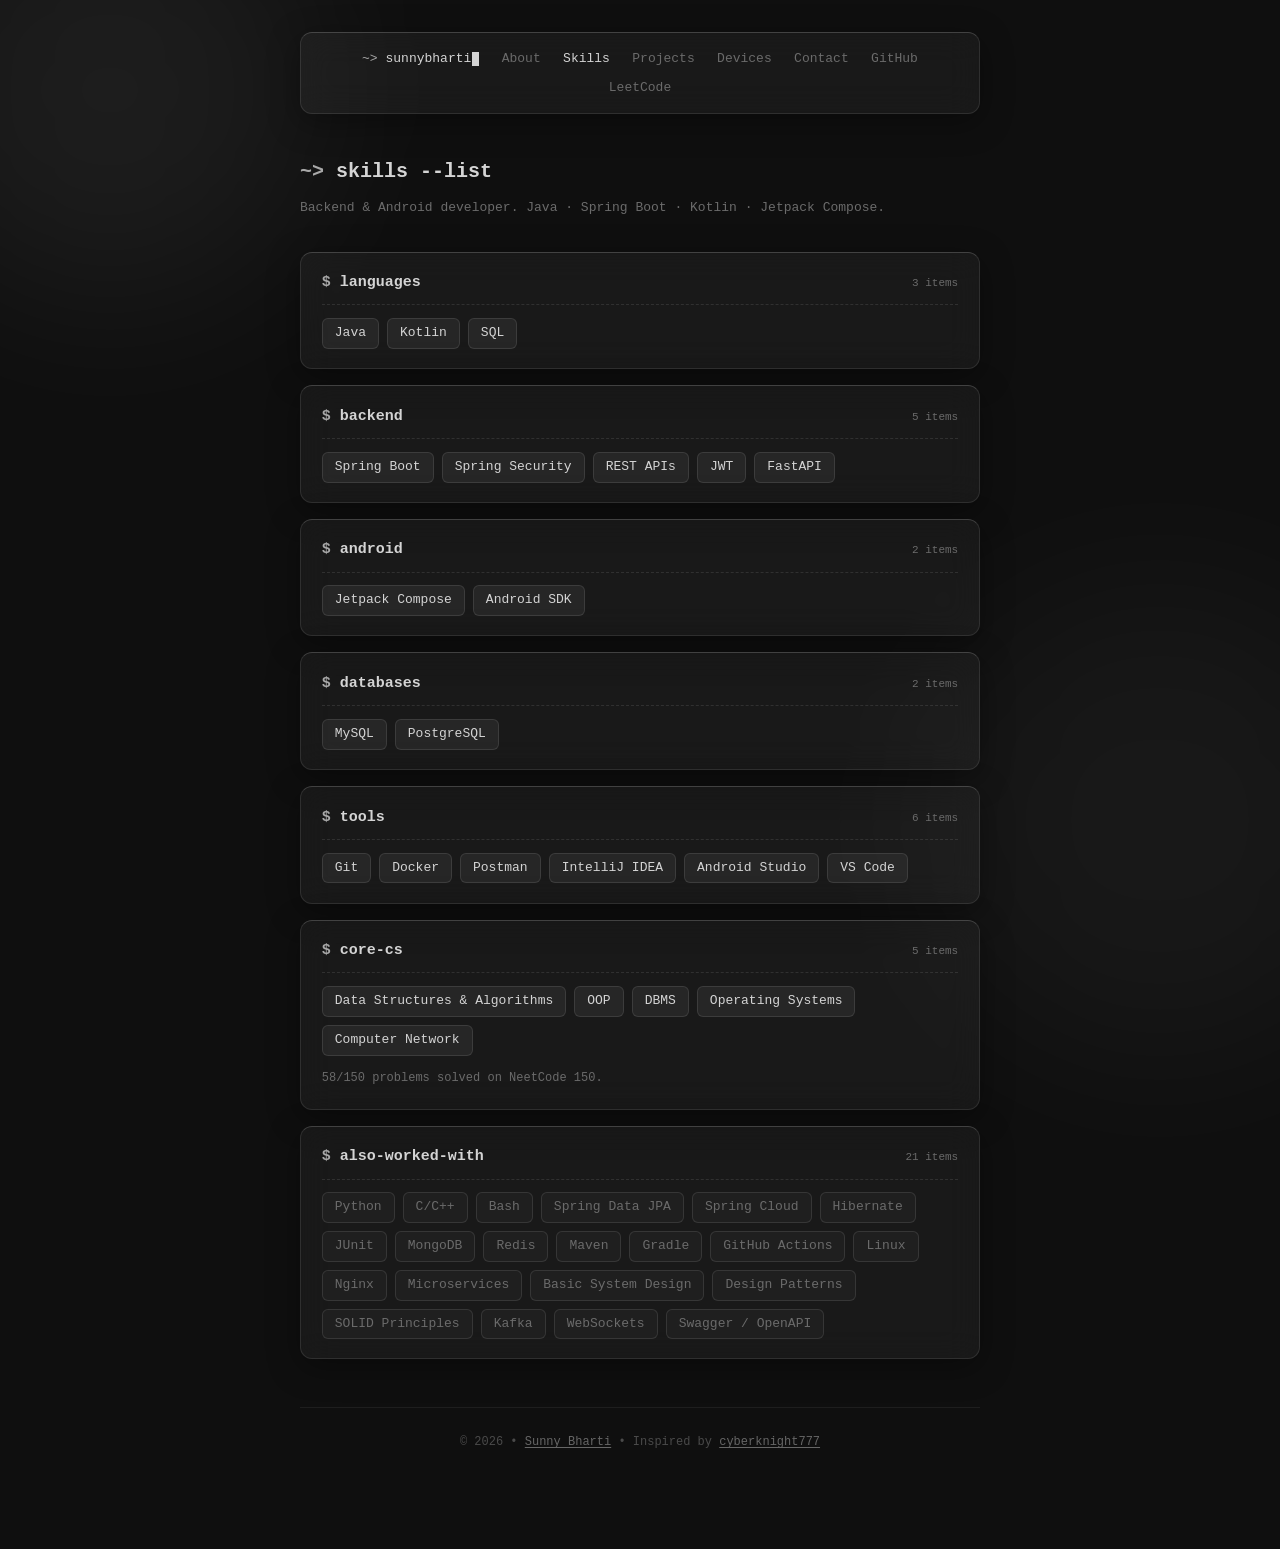
<file: skills.html>
<!DOCTYPE html>
<html lang="en">

<head>
  <meta charset="UTF-8" />
  <meta name="viewport" content="width=device-width, initial-scale=1.0" />
  <title>~&gt; skills :: Sunny Bharti</title>
  <style>
    :root {
      --bg: #0f0f0f;
      --fg: #d4d4d4;
      --fg-dim: #6b6b6b;
      --border: #1e1e1e;
      --accent: #a8a8a8;
      --link: #7a7a7a;
      --glass-bg: rgba(255, 255, 255, 0.045);
      --glass-border: rgba(255, 255, 255, 0.10);
      --glass-hi: rgba(255, 255, 255, 0.18);
    }

    * {
      box-sizing: border-box;
      margin: 0;
      padding: 0;
    }

    body {
      background: var(--bg);
      color: var(--fg);
      font-family: 'Courier New', Courier, monospace;
      font-size: 14px;
      min-height: 100vh;
      padding: 2rem 1.5rem;
      line-height: 1.75;
      position: relative;
      overflow-x: hidden;
    }

    /* soft neutral glow behind the glass so the blur is visible */
    body::before,
    body::after {
      content: "";
      position: fixed;
      border-radius: 50%;
      filter: blur(90px);
      z-index: -1;
      pointer-events: none;
    }

    body::before {
      width: 420px;
      height: 420px;
      top: -120px;
      left: -100px;
      background: rgba(255, 255, 255, 0.06);
    }

    body::after {
      width: 480px;
      height: 480px;
      bottom: -160px;
      right: -120px;
      background: rgba(255, 255, 255, 0.04);
    }

    /* ── GLASS ── */
    .glass {
      background: var(--glass-bg);
      -webkit-backdrop-filter: blur(16px) saturate(140%);
      backdrop-filter: blur(16px) saturate(140%);
      border: 1px solid var(--glass-border);
      border-top-color: var(--glass-hi);
      border-radius: 12px;
      box-shadow: 0 8px 32px rgba(0, 0, 0, 0.35);
    }

    /* ── NAV ── */
    nav {
      max-width: 680px;
      margin: 0 auto 2.5rem;
      padding: 0.8rem 1.2rem;
      position: sticky;
      top: 0.8rem;
      z-index: 10;
    }

    nav ul {
      list-style: none;
      display: flex;
      flex-wrap: wrap;
      align-items: center;
      justify-content: center;
      gap: 0.3rem 1.4rem;
    }

    nav a {
      font-size: 13px;
      color: var(--fg-dim);
      text-decoration: none;
    }

    nav a:hover {
      color: var(--fg);
      text-decoration: underline;
    }

    nav a[aria-current="page"] {
      color: var(--fg);
    }

    .nav-brand {
      color: var(--fg);
      text-decoration: none;
    }

    .nav-brand:hover {
      color: var(--accent);
    }

    .nav-brand .prefix {
      color: var(--accent);
    }

    .nav-brand .cursor {
      display: inline-block;
      width: 7px;
      height: 14px;
      background: #d4d4d4;
      margin-left: 1px;
      vertical-align: text-bottom;
      animation: cursor-blink 1s step-end infinite;
    }

    @keyframes cursor-blink {

      0%,
      100% {
        opacity: 1;
      }

      50% {
        opacity: 0;
      }
    }

    /* ── MOBILE NAV TOGGLE ── */
    .nav-toggle {
      display: none;
      position: absolute;
      top: 0.55rem;
      right: 0.8rem;
      width: 36px;
      height: 36px;
      padding: 0;
      background: transparent;
      border: 1px solid var(--glass-border);
      border-radius: 8px;
      cursor: pointer;
      flex-direction: column;
      align-items: center;
      justify-content: center;
      gap: 4px;
    }

    .nav-toggle:hover {
      border-color: rgba(255, 255, 255, 0.30);
    }

    .nav-toggle:focus-visible {
      outline: 1px solid var(--fg);
      outline-offset: 2px;
    }

    .nav-toggle span {
      display: block;
      width: 16px;
      height: 2px;
      background: var(--fg);
      border-radius: 2px;
      transition: transform 0.2s, opacity 0.2s;
    }

    .nav-toggle.open span:nth-child(1) {
      transform: translateY(6px) rotate(45deg);
    }

    .nav-toggle.open span:nth-child(2) {
      opacity: 0;
    }

    .nav-toggle.open span:nth-child(3) {
      transform: translateY(-6px) rotate(-45deg);
    }

    /* ── CONTENT ── */
    .content {
      max-width: 680px;
      margin: 0 auto;
      padding-bottom: 4rem;
    }

    h1 {
      font-size: 20px;
      font-weight: bold;
      margin-bottom: 0.5rem;
    }

    h1 .prefix {
      color: var(--accent);
    }

    .subtitle {
      font-size: 13px;
      color: var(--fg-dim);
      margin-bottom: 2rem;
    }

    /* ── SKILL CARDS ── */
    .skill-group {
      padding: 1.1rem 1.3rem 1.2rem;
      margin-bottom: 1rem;
      transition: border-color 0.2s, transform 0.2s;
    }

    .skill-group:hover {
      border-color: rgba(255, 255, 255, 0.30);
      transform: translateY(-2px);
    }

    .group-head {
      display: flex;
      align-items: baseline;
      justify-content: space-between;
      gap: 1rem;
      margin-bottom: 0.8rem;
      padding-bottom: 0.5rem;
      border-bottom: 1px dashed rgba(255, 255, 255, 0.10);
    }

    h2 {
      font-size: 15px;
      font-weight: bold;
      color: var(--fg);
    }

    h2 .prefix {
      color: var(--accent);
    }

    .count {
      font-size: 11px;
      color: var(--fg-dim);
      white-space: nowrap;
    }

    .skill-items {
      display: flex;
      flex-wrap: wrap;
      gap: 0.5rem;
    }

    .skill-tag {
      background: rgba(255, 255, 255, 0.06);
      border: 1px solid var(--glass-border);
      padding: 3px 12px;
      border-radius: 6px;
      font-size: 13px;
      color: var(--fg);
      transition: border-color 0.15s, background 0.15s, color 0.15s;
    }

    .skill-tag:hover {
      border-color: rgba(255, 255, 255, 0.35);
      background: rgba(255, 255, 255, 0.10);
      color: #fff;
    }

    .skill-group.secondary .skill-tag {
      color: var(--fg-dim);
      background: rgba(255, 255, 255, 0.03);
    }

    .skill-group.secondary .skill-tag:hover {
      color: var(--fg);
    }

    .note {
      font-size: 12px;
      color: var(--fg-dim);
      margin-top: 0.8rem;
    }

    /* ── FOOTER ── */
    footer {
      border-top: 1px solid var(--border);
      margin-top: 3rem;
      padding-top: 1.5rem;
      font-size: 12px;
      color: #4a4a4a;
      text-align: center;
      line-height: 1.7;
    }

    footer a {
      color: #666;
      text-decoration: underline;
      text-underline-offset: 2px;
    }

    footer a:hover {
      color: var(--fg-dim);
    }

    /* ── RESPONSIVE ── */
    @media (max-width: 600px) {
      body {
        padding: 1rem 0.8rem;
      }

      .nav-toggle {
        display: flex;
      }

      nav ul {
        flex-direction: column;
        align-items: flex-start;
        justify-content: center;
        gap: 0;
        min-height: 36px;
      }

      nav ul li:not(:first-child) {
        display: none;
        width: 100%;
        padding: 0.35rem 0;
        border-top: 1px dashed rgba(255, 255, 255, 0.08);
      }

      nav ul.open li:not(:first-child) {
        display: block;
      }

      nav ul li:first-child {
        padding: 0.35rem 3rem 0.35rem 0;
      }
    }

    /* fallback if backdrop-filter isn't supported */
    @supports not ((backdrop-filter: blur(1px)) or (-webkit-backdrop-filter: blur(1px))) {
      .glass {
        background: rgba(30, 30, 30, 0.92);
      }
    }
  </style>
</head>

<body>
  <nav class="glass">
    <button id="nav-toggle" class="nav-toggle" type="button" aria-label="Open menu" aria-expanded="false"
      aria-controls="nav-links"><span></span><span></span><span></span></button>
    <ul id="nav-links">
      <li><a href="index.html" class="nav-brand"><span class="prefix">~&gt;</span> sunnybharti<span
            class="cursor"></span></a></li>
      <li><a href="about.html">About</a></li>
      <li><a href="skills.html">Skills</a></li>
      <li><a href="projects.html">Projects</a></li>
      <li><a href="devices.html">Devices</a></li>
      <li><a href="contact.html">Contact</a></li>
      <li><a href="https://github.com/sunnybharti072006" target="_blank">GitHub</a></li>
      <li><a href="https://leetcode.com/u/sunnykumar_07/" target="_blank">LeetCode</a></li>
    </ul>
  </nav>

  <div class="content">
    <h1><span class="prefix">~&gt;</span> skills --list</h1>
    <p class="subtitle">Backend &amp; Android developer. Java · Spring Boot · Kotlin · Jetpack Compose.</p>

    <!-- ══════════ CORE (matches CV) ══════════ -->
    <div class="glass skill-group">
      <div class="group-head">
        <h2><span class="prefix">$</span> languages</h2>
        <span class="count">3 items</span>
      </div>
      <div class="skill-items">
        <span class="skill-tag">Java</span>
        <span class="skill-tag">Kotlin</span>
        <span class="skill-tag">SQL</span>
      </div>
    </div>

    <div class="glass skill-group">
      <div class="group-head">
        <h2><span class="prefix">$</span> backend</h2>
        <span class="count">5 items</span>
      </div>
      <div class="skill-items">
        <span class="skill-tag">Spring Boot</span>
        <span class="skill-tag">Spring Security</span>
        <span class="skill-tag">REST APIs</span>
        <span class="skill-tag">JWT</span>
        <span class="skill-tag">FastAPI</span>
      </div>
    </div>

    <div class="glass skill-group">
      <div class="group-head">
        <h2><span class="prefix">$</span> android</h2>
        <span class="count">2 items</span>
      </div>
      <div class="skill-items">
        <span class="skill-tag">Jetpack Compose</span>
        <span class="skill-tag">Android SDK</span>
      </div>
    </div>

    <div class="glass skill-group">
      <div class="group-head">
        <h2><span class="prefix">$</span> databases</h2>
        <span class="count">2 items</span>
      </div>
      <div class="skill-items">
        <span class="skill-tag">MySQL</span>
        <span class="skill-tag">PostgreSQL</span>
      </div>
    </div>

    <div class="glass skill-group">
      <div class="group-head">
        <h2><span class="prefix">$</span> tools</h2>
        <span class="count">6 items</span>
      </div>
      <div class="skill-items">
        <span class="skill-tag">Git</span>
        <span class="skill-tag">Docker</span>
        <span class="skill-tag">Postman</span>
        <span class="skill-tag">IntelliJ IDEA</span>
        <span class="skill-tag">Android Studio</span>
        <span class="skill-tag">VS Code</span>
      </div>
    </div>

    <div class="glass skill-group">
      <div class="group-head">
        <h2><span class="prefix">$</span> core-cs</h2>
        <span class="count">5 items</span>
      </div>
      <div class="skill-items">
        <span class="skill-tag">Data Structures &amp; Algorithms</span>
        <span class="skill-tag">OOP</span>
        <span class="skill-tag">DBMS</span>
        <span class="skill-tag">Operating Systems</span>
        <span class="skill-tag">Computer Network</span>
      </div>
      <p class="note">58/150 problems solved on NeetCode 150.</p>
    </div>

    <!-- ══════════ ALSO WORKED WITH ══════════ -->
    <div class="glass skill-group secondary">
      <div class="group-head">
        <h2><span class="prefix">$</span> also-worked-with</h2>
        <span class="count">21 items</span>
      </div>
      <div class="skill-items">
        <span class="skill-tag">Python</span>
        <span class="skill-tag">C/C++</span>
        <span class="skill-tag">Bash</span>
        <span class="skill-tag">Spring Data JPA</span>
        <span class="skill-tag">Spring Cloud</span>
        <span class="skill-tag">Hibernate</span>
        <span class="skill-tag">JUnit</span>
        <span class="skill-tag">MongoDB</span>
        <span class="skill-tag">Redis</span>
        <span class="skill-tag">Maven</span>
        <span class="skill-tag">Gradle</span>
        <span class="skill-tag">GitHub Actions</span>
        <span class="skill-tag">Linux</span>
        <span class="skill-tag">Nginx</span>
        <span class="skill-tag">Microservices</span>
        <span class="skill-tag">Basic System Design</span>
        <span class="skill-tag">Design Patterns</span>
        <span class="skill-tag">SOLID Principles</span>
        <span class="skill-tag">Kafka</span>
        <span class="skill-tag">WebSockets</span>
        <span class="skill-tag">Swagger / OpenAPI</span>
      </div>
    </div>

    <footer>
      © 2026 &bull; <a href="index.html">Sunny Bharti</a> &bull; Inspired by <a href="https://cyberknight777.dev"
        target="_blank">cyberknight777</a>
    </footer>
  </div>

  <script src="script.js"></script>
</body>

</html>
</file>
